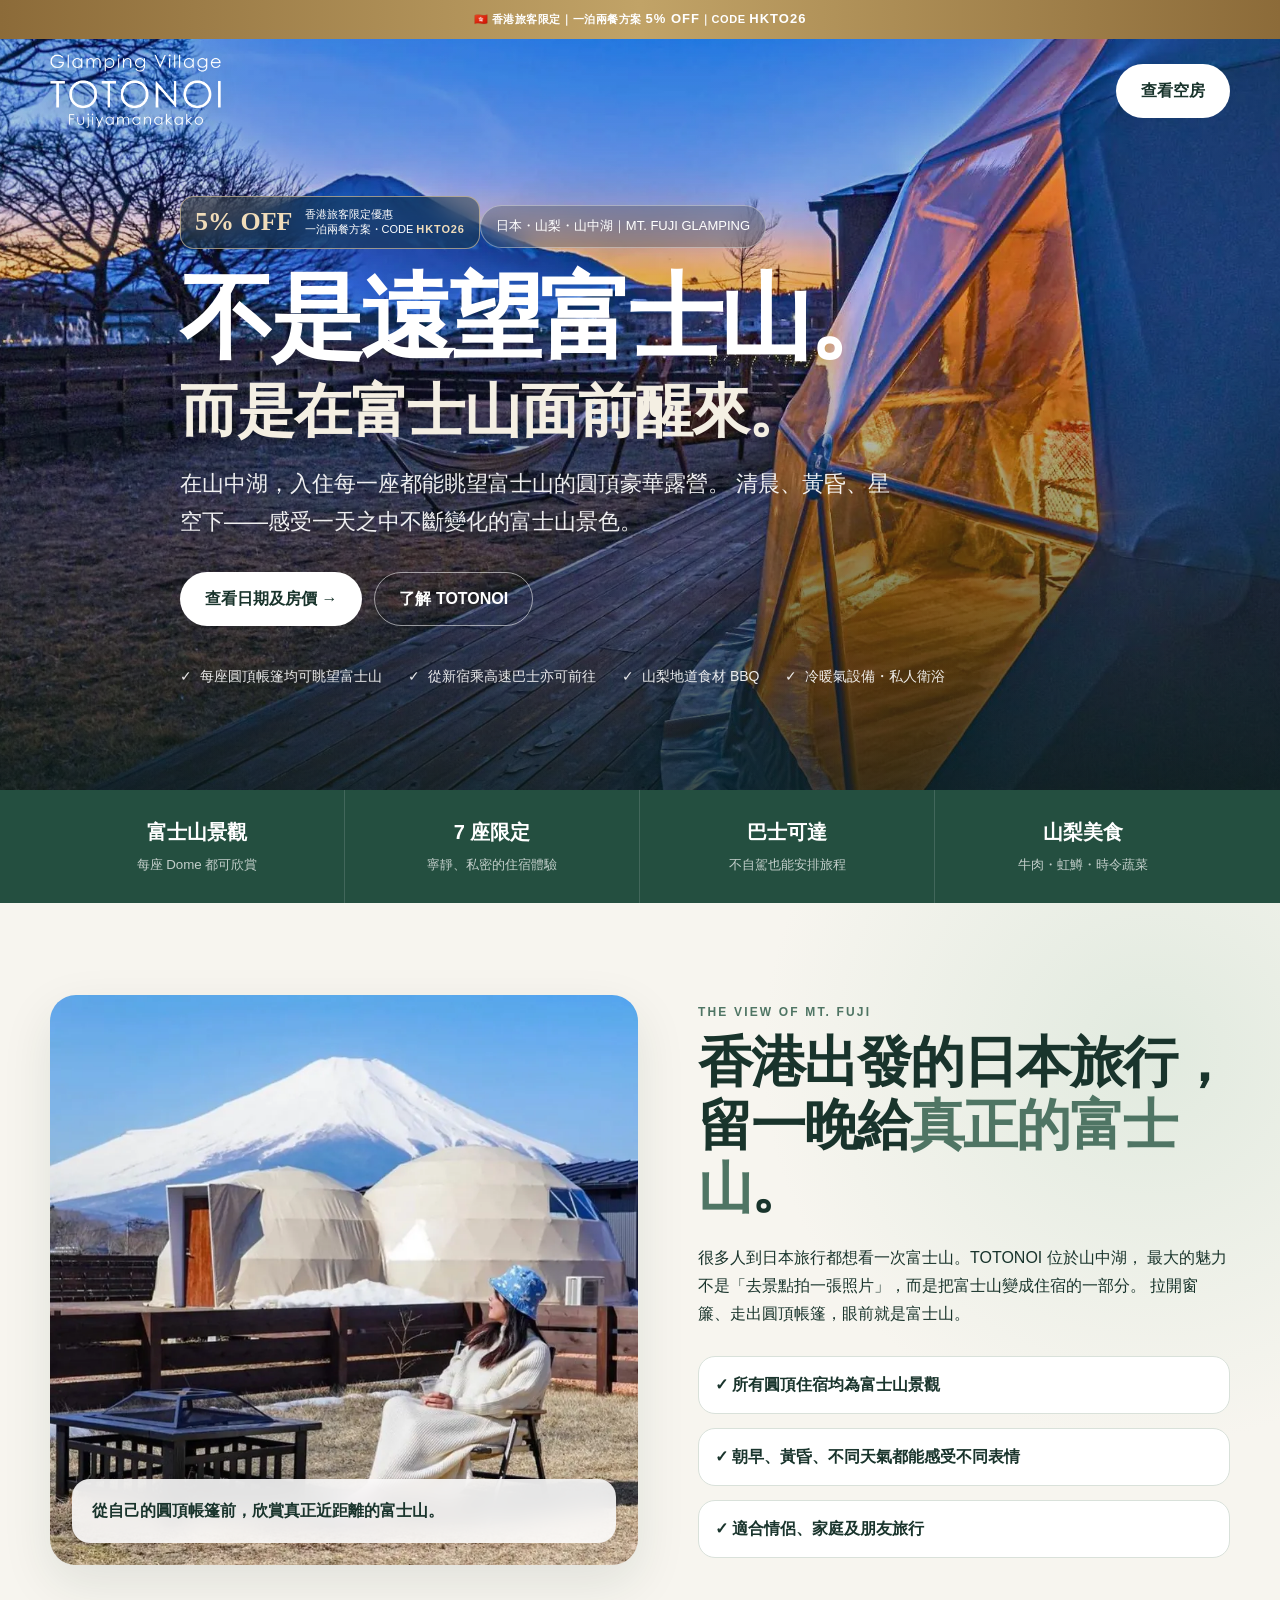
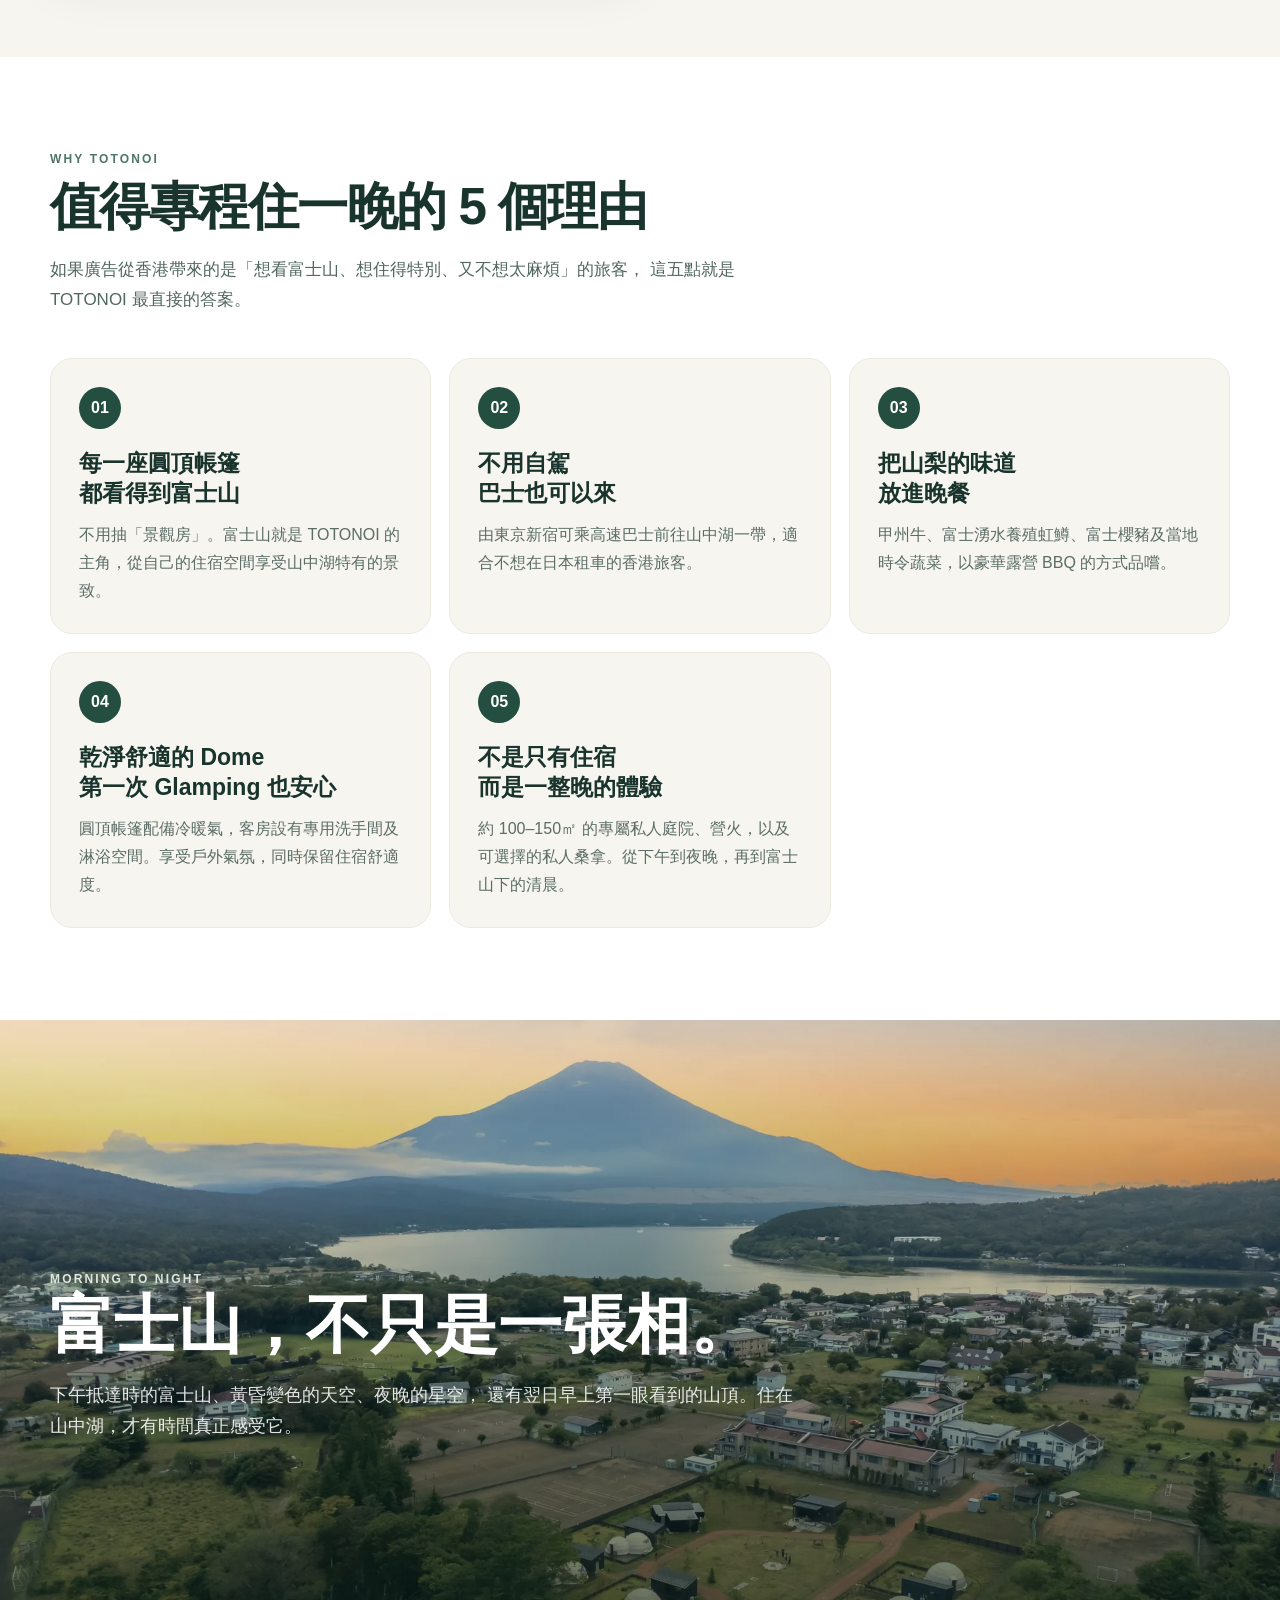
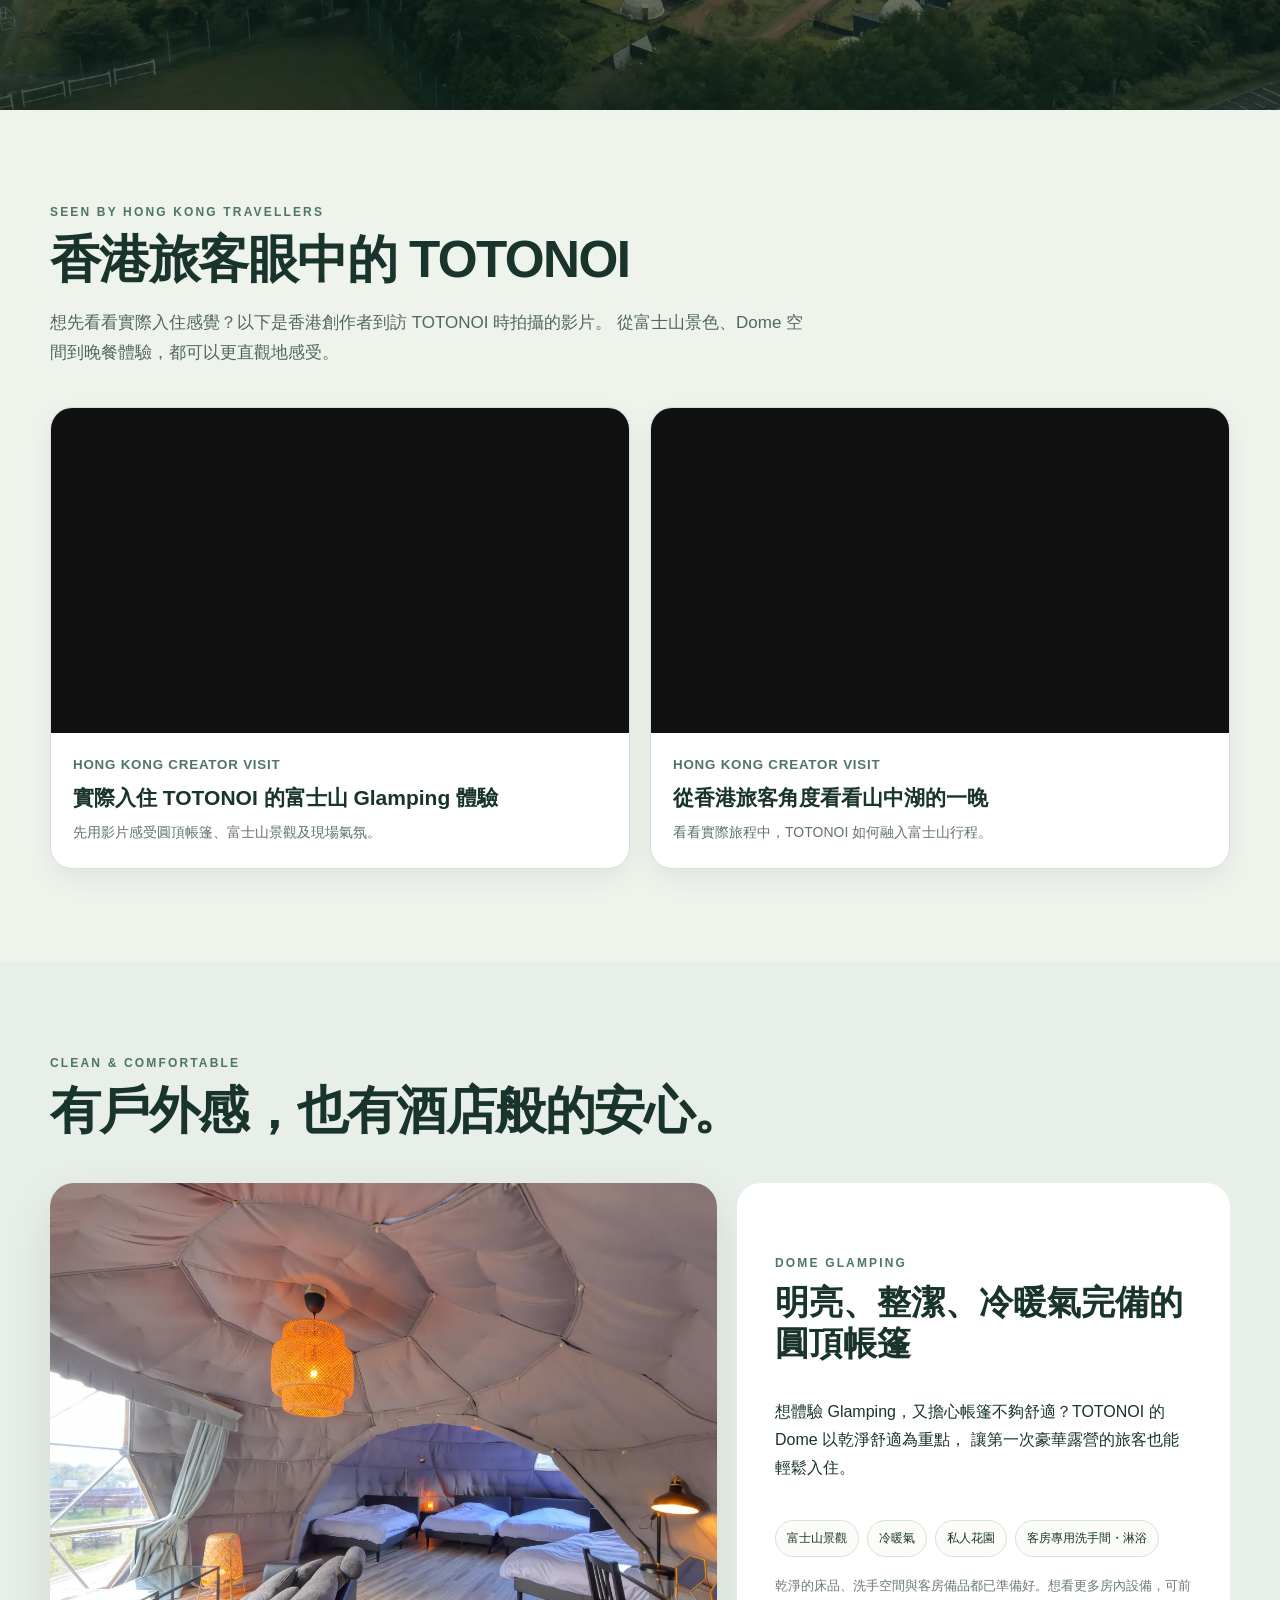
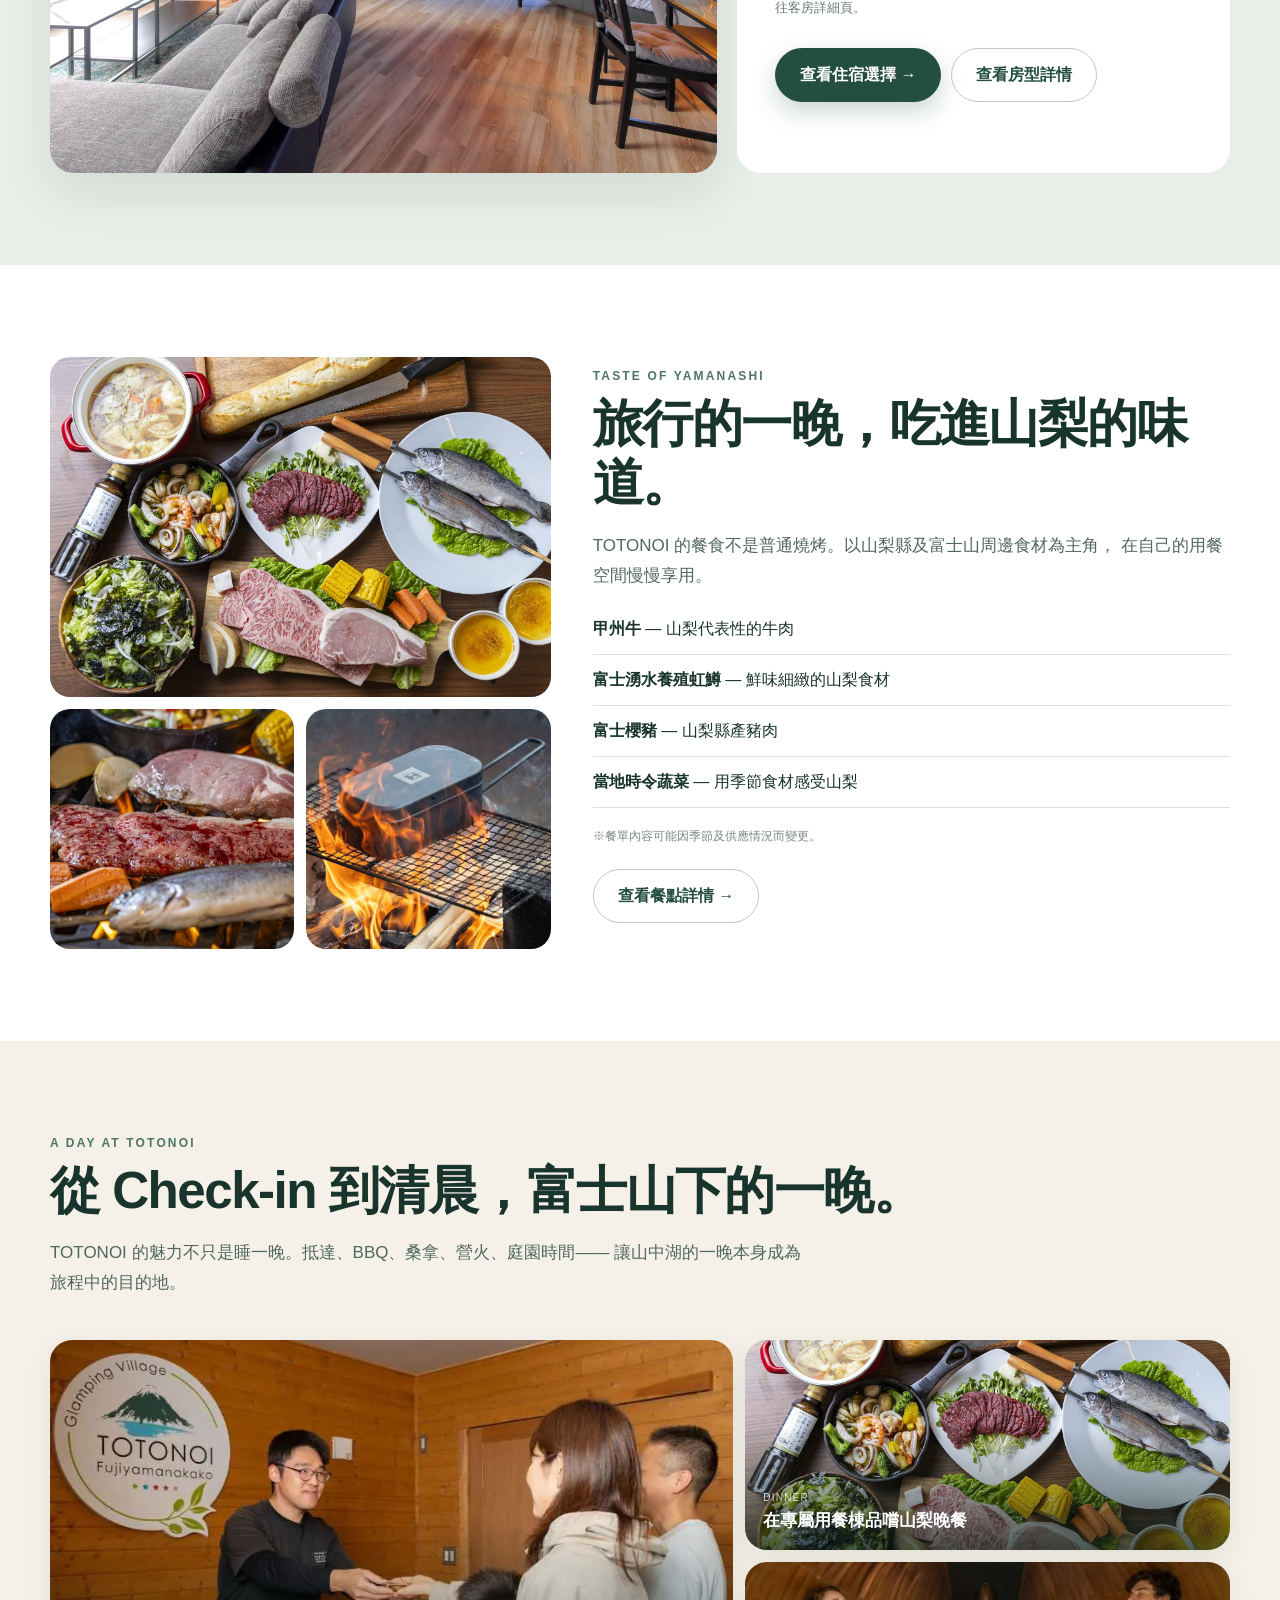
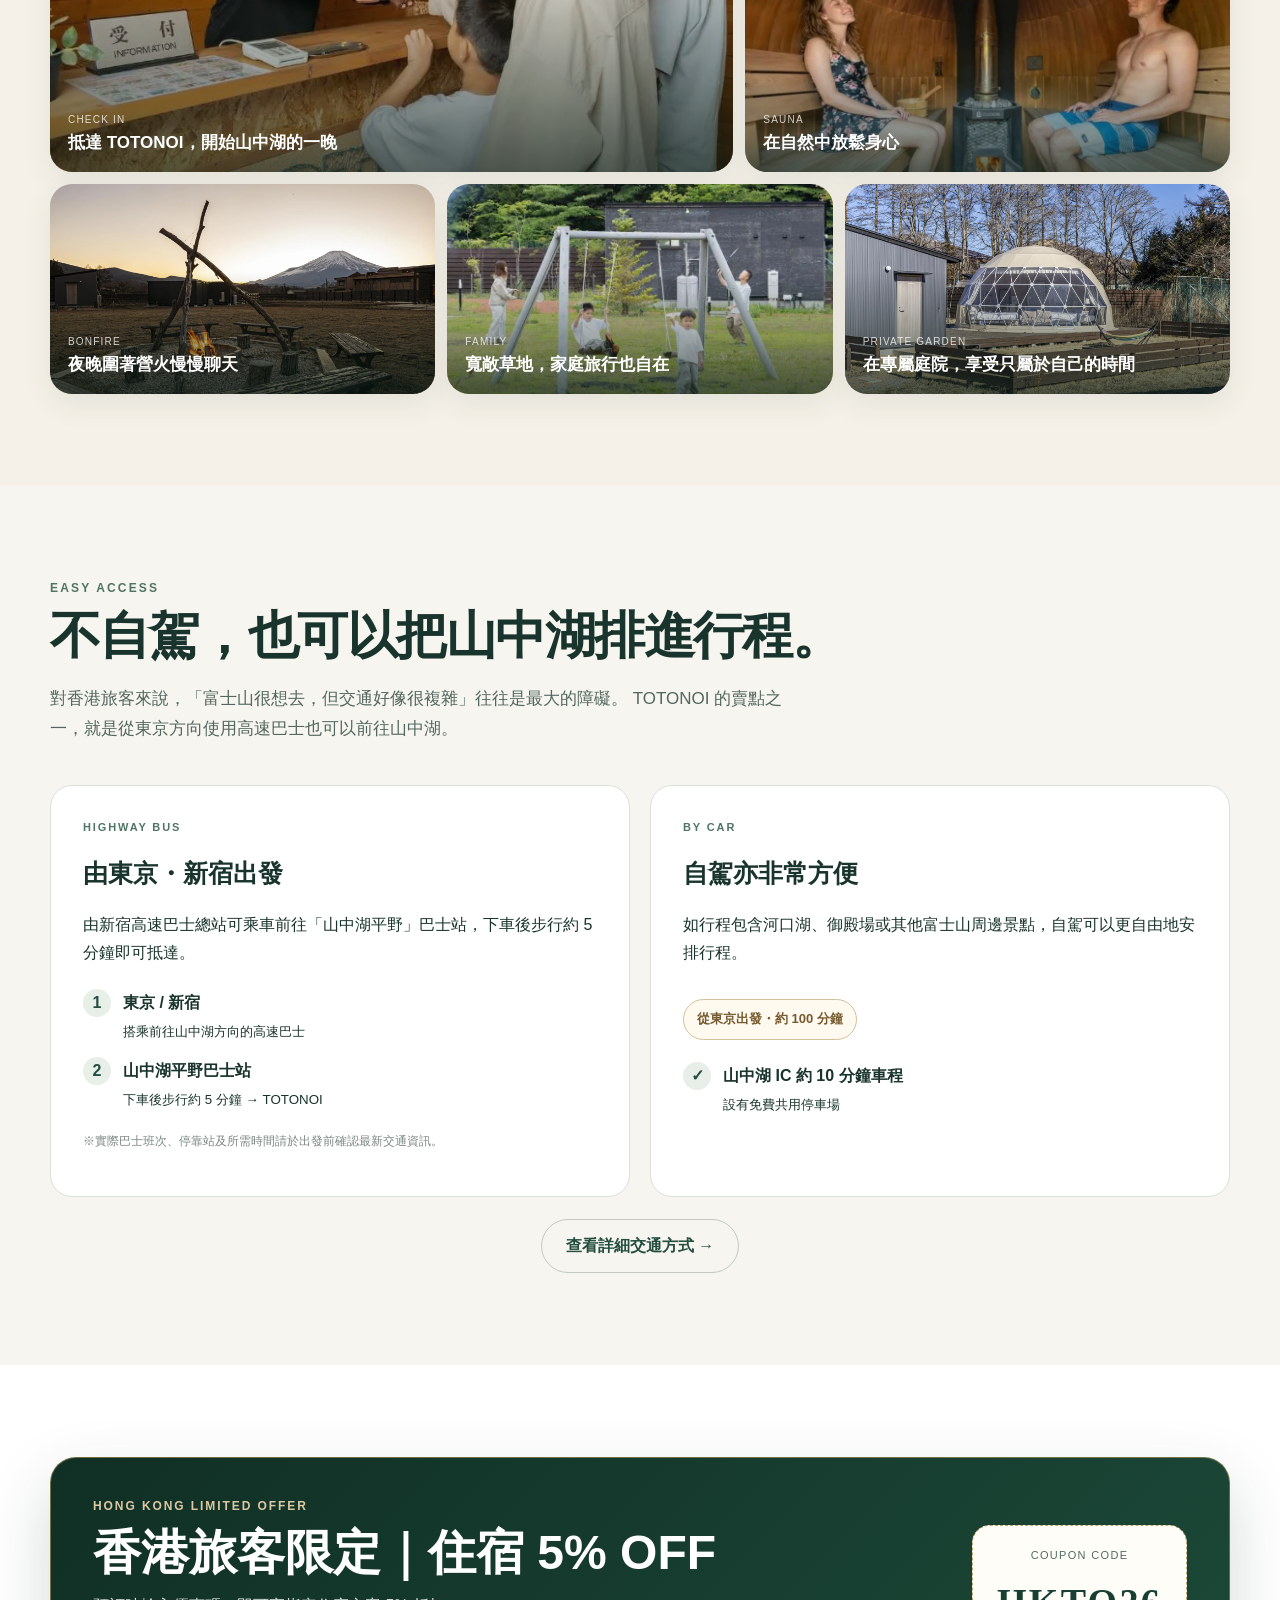
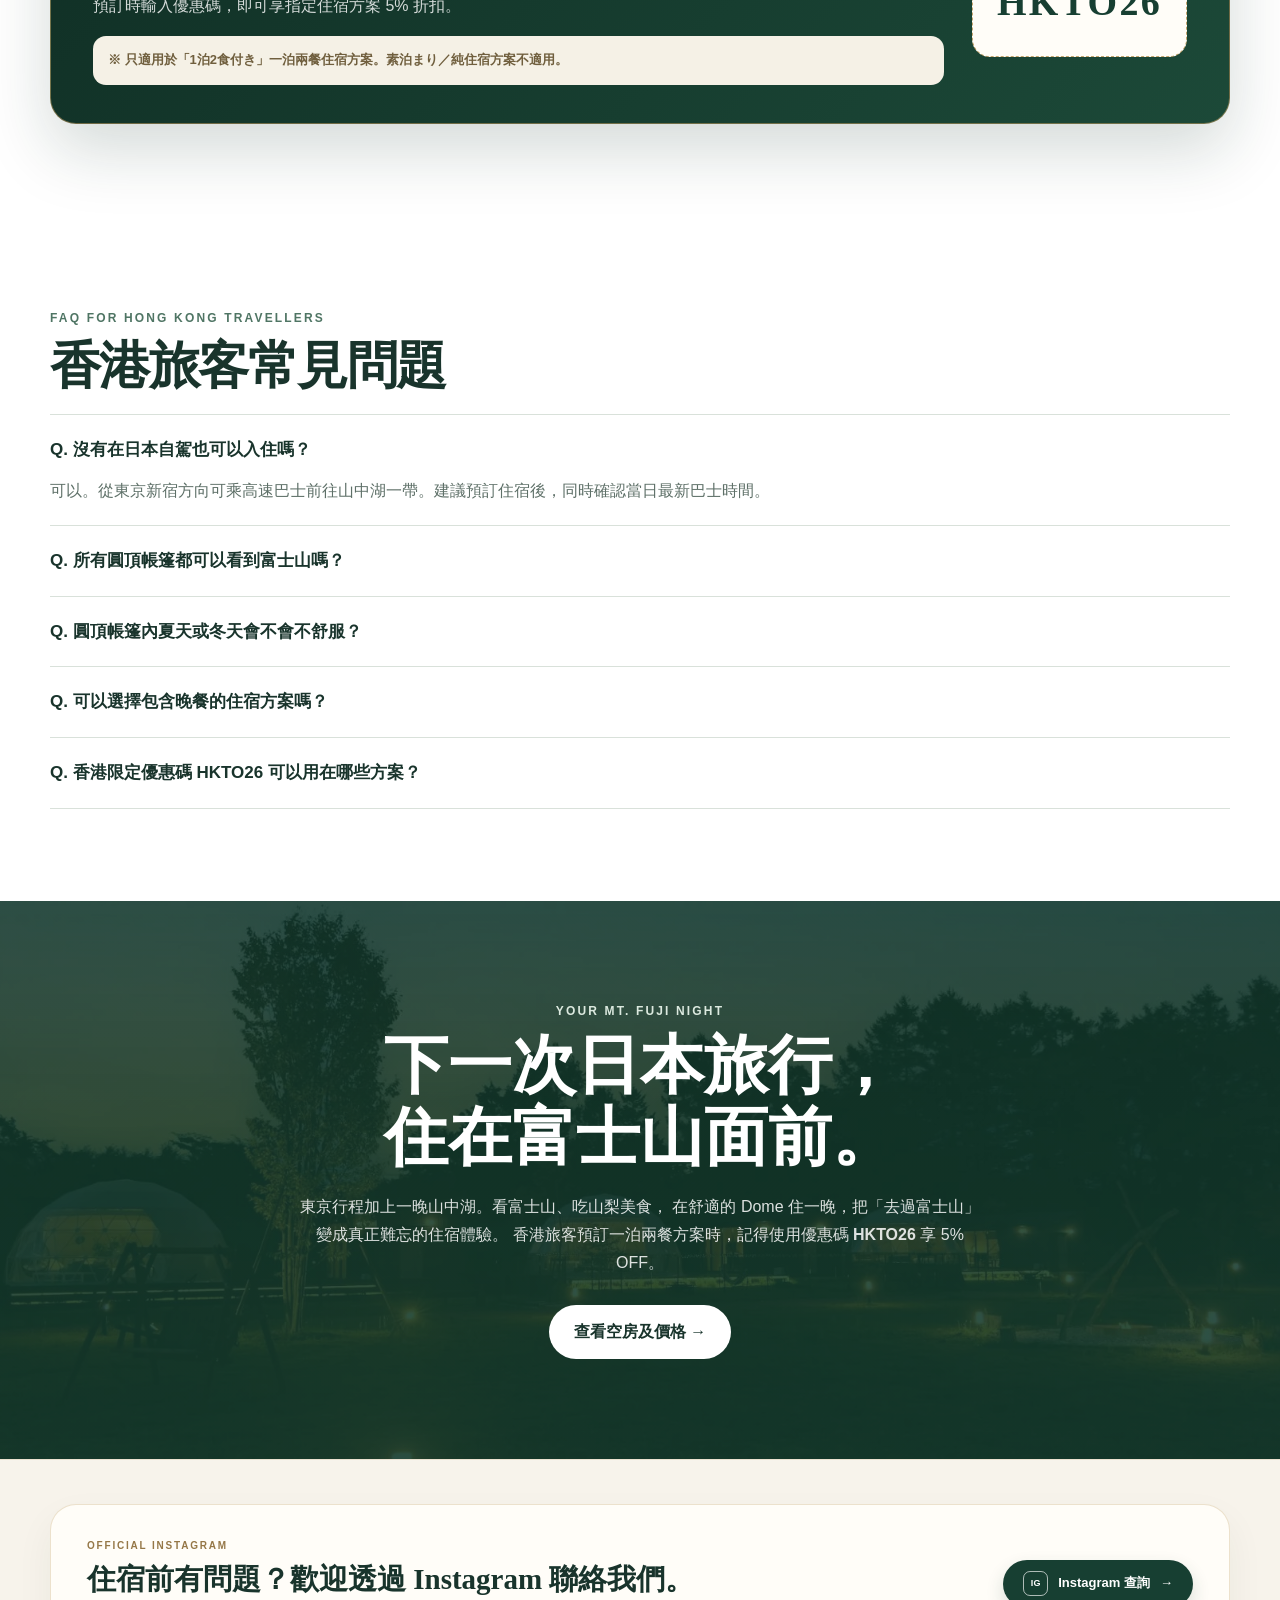
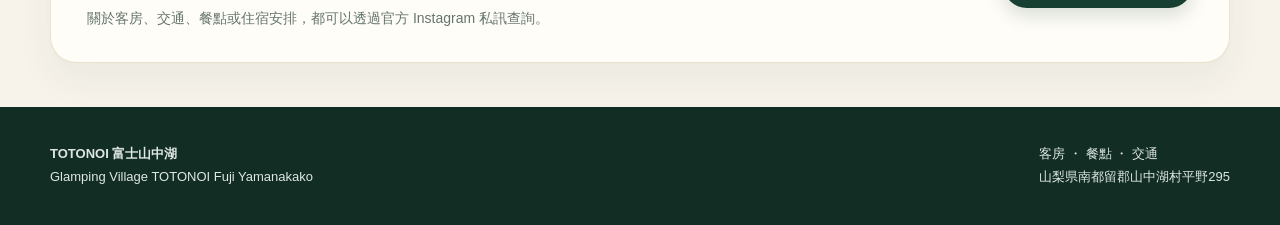
<file: index.html>
<!doctype html>
<html lang="zh-HK">
<head>
  <!-- Google Tag Manager -->
  <script>
  (function(w,d,s,l,i){w[l]=w[l]||[];w[l].push({'gtm.start':
  new Date().getTime(),event:'gtm.js'});var f=d.getElementsByTagName(s)[0],
  j=d.createElement(s),dl=l!='dataLayer'?'&l='+l:'';j.async=true;j.src=
  'https://www.googletagmanager.com/gtm.js?id='+i+dl;
  f.parentNode.insertBefore(j,f);
  })(window,document,'script','dataLayer','GTM-TM92SBCV');
  </script>
  <!-- End Google Tag Manager -->
  <meta charset="utf-8">
  <meta name="viewport" content="width=device-width, initial-scale=1">
  <title>TOTONOI 富士山中湖｜每座圓頂帳篷都可眺望富士山的豪華露營</title>
  <meta name="description" content="在山中湖近距離欣賞富士山。TOTONOI 的圓頂帳篷均可眺望富士山，從新宿乘高速巴士亦可前往。品嚐以山梨當地食材打造的 BBQ，在整潔舒適的圓頂帳篷中享受特別的日本之旅。">
  <meta name="robots" content="index,follow">
  <link rel="preload" as="image" href="images/hero.webp" type="image/webp">
<style>
    :root{
      --ink:#19342c;
      --ink2:#38564c;
      --green:#244f40;
      --green2:#4f7564;
      --sage:#e8eee8;
      --ivory:#f7f5ef;
      --white:#fff;
      --gold:#b89a67;
      --line:#d9e1da;
      --shadow:0 18px 50px rgba(19,52,43,.10);
      --radius:26px;
      --max:1180px;
    }

    *{box-sizing:border-box}
    html{scroll-behavior:smooth}
    body{
      margin:0;
      color:var(--ink);
      background:var(--ivory);
      font-family:
        "Noto Sans TC","PingFang TC","Microsoft JhengHei",
        -apple-system,BlinkMacSystemFont,"Segoe UI",sans-serif;
      line-height:1.75;
      -webkit-font-smoothing:antialiased;
    }
    img{max-width:100%;display:block}
    a{color:inherit;text-decoration:none}
    button,input,select{font:inherit}

    .container{width:min(calc(100% - 40px),var(--max));margin:auto}
    .eyebrow{
      font-size:12px;
      letter-spacing:.18em;
      text-transform:uppercase;
      font-weight:800;
      color:var(--green2);
    }
    .section{padding:92px 0}
    .section-title{
      margin:8px 0 18px;
      font-size:clamp(32px,4vw,56px);
      line-height:1.15;
      letter-spacing:-.03em;
    }
    .section-lead{
      max-width:760px;
      color:#52675f;
      font-size:17px;
    }

    /* HEADER */
    .header{
      position:absolute;
      inset:0 0 auto 0;
      z-index:20;
      padding:20px 0;
      color:#fff;
    }
    .header-inner{
      display:flex;
      justify-content:space-between;
      align-items:center;
      gap:20px;
    }
    .brand{
      display:flex;
      align-items:center;
      gap:12px;
      font-weight:800;
      letter-spacing:.08em;
    }
    .brand-mark{
      width:38px;height:38px;
      border:1px solid rgba(255,255,255,.55);
      border-radius:50%;
      display:grid;place-items:center;
      font-size:12px;
    }
    .header-actions{display:flex;gap:10px;align-items:center}
    .lang{
      border:1px solid rgba(255,255,255,.45);
      border-radius:999px;
      padding:9px 14px;
      font-size:12px;
      backdrop-filter:blur(10px);
      background:rgba(0,0,0,.12);
    }

    /* BUTTON */
    .btn{
      display:inline-flex;
      align-items:center;
      justify-content:center;
      gap:8px;
      border-radius:999px;
      min-height:54px;
      padding:0 24px;
      font-weight:800;
      transition:.2s ease;
      border:1px solid transparent;
      cursor:pointer;
    }
    .btn-primary{
      color:#fff;
      background:var(--green);
      box-shadow:0 10px 24px rgba(24,69,53,.22);
    }
    .btn-primary:hover{transform:translateY(-1px);background:#183f32}
    .btn-light{
      color:var(--ink);
      background:#fff;
    }
    .btn-outline{
      border-color:#bfcac3;
      background:transparent;
      color:var(--green);
    }

    /* HERO */
    .hero{
      position:relative;
      min-height:790px;
      color:#fff;
      display:flex;
      align-items:flex-end;
      background:
        linear-gradient(180deg,rgba(8,28,22,.13) 0%,rgba(8,28,22,.12) 36%,rgba(8,28,22,.72) 100%),
        url("images/hero.webp") center/cover no-repeat;
      overflow:hidden;
    }
    .hero::after{
      content:"";
      position:absolute;
      inset:auto 0 0;
      height:220px;
      background:linear-gradient(180deg,transparent,rgba(5,23,18,.16));
      pointer-events:none;
    }
    .hero-content{
      position:relative;
      z-index:2;
      padding:180px 0 86px;
      max-width:920px;
    }
    .hero-kicker{
      display:inline-flex;
      align-items:center;
      gap:9px;
      border:1px solid rgba(255,255,255,.38);
      background:rgba(17,42,34,.22);
      backdrop-filter:blur(12px);
      border-radius:999px;
      padding:9px 15px;
      font-size:13px;
      margin-bottom:22px;
    }
    .hero h1{
      font-size:clamp(44px,7.4vw,94px);
      line-height:1.03;
      letter-spacing:-.045em;
      margin:0 0 24px;
      max-width:950px;
    }
    .hero h1 span{
      display:block;
      color:#f4efe3;
      font-size:.62em;
      margin-top:14px;
      letter-spacing:-.02em;
    }
    .hero-copy{
      font-size:clamp(17px,2vw,22px);
      max-width:720px;
      margin:0 0 30px;
      color:rgba(255,255,255,.92);
    }
    .hero-actions{display:flex;flex-wrap:wrap;gap:12px}
    .hero-points{
      margin-top:38px;
      display:flex;
      flex-wrap:wrap;
      gap:12px 26px;
      font-size:14px;
      color:rgba(255,255,255,.9);
    }
    .hero-points span::before{content:"✓";margin-right:8px}

    /* CONVERSION STRIP */
    .conversion-strip{
      background:var(--green);
      color:#fff;
    }
    .conversion-grid{
      display:grid;
      grid-template-columns:repeat(4,1fr);
    }
    .conversion-item{
      padding:25px 18px;
      text-align:center;
      border-right:1px solid rgba(255,255,255,.14);
    }
    .conversion-item:last-child{border-right:0}
    .conversion-item strong{display:block;font-size:20px}
    .conversion-item small{opacity:.72}

    /* INTRO */
    .intro{
      background:
        radial-gradient(circle at 90% 20%,#e1eadf 0,transparent 30%),
        var(--ivory);
    }
    .intro-grid{
      display:grid;
      grid-template-columns:1.05fr .95fr;
      gap:60px;
      align-items:center;
    }
    .photo-card{
      min-height:570px;
      border-radius:var(--radius);
      overflow:hidden;
      background:url("images/fuji-dome.webp") center/cover no-repeat;
      box-shadow:var(--shadow);
      position:relative;
    }
    .photo-card-label{
      position:absolute;
      left:22px;right:22px;bottom:22px;
      background:rgba(255,255,255,.88);
      backdrop-filter:blur(12px);
      border-radius:18px;
      padding:18px 20px;
      color:var(--ink);
      font-weight:800;
    }
    .big-copy{
      font-size:clamp(34px,4.3vw,60px);
      line-height:1.15;
      margin:8px 0 24px;
      letter-spacing:-.035em;
    }
    .big-copy em{font-style:normal;color:var(--green2)}
    .bullet-list{
      display:grid;
      gap:14px;
      margin:28px 0 0;
      padding:0;
      list-style:none;
    }
    .bullet-list li{
      background:#fff;
      border:1px solid var(--line);
      border-radius:17px;
      padding:14px 16px;
      font-weight:700;
    }

    /* FEATURES */
    .features{background:#fff}
    .feature-grid{
      display:grid;
      grid-template-columns:repeat(3,1fr);
      gap:18px;
      margin-top:44px;
    }
    .feature-card{
      background:var(--ivory);
      border:1px solid #ece9df;
      border-radius:22px;
      padding:28px;
      min-height:260px;
    }
    .feature-no{
      width:42px;height:42px;
      display:grid;place-items:center;
      border-radius:50%;
      background:var(--green);
      color:#fff;
      font-weight:900;
      margin-bottom:20px;
    }
    .feature-card h3{font-size:23px;line-height:1.3;margin:0 0 12px}
    .feature-card p{color:#5b6d66;margin:0}

    /* FULL BLEED STORY */
    .story{
      min-height:690px;
      display:flex;
      align-items:flex-end;
      background:
        linear-gradient(180deg,rgba(11,33,26,.05),rgba(11,33,26,.72)),
        url("images/fuji-aerial.webp") center/cover no-repeat;
      color:#fff;
    }
    .story-box{
      max-width:760px;
      padding:80px 0;
    }
    .story-box h2{
      font-size:clamp(38px,5vw,68px);
      line-height:1.12;
      margin:0 0 18px;
    }
    .story-box p{font-size:18px;color:rgba(255,255,255,.88)}

    /* ROOM */
    .rooms{background:var(--sage)}
    .room-grid{
      display:grid;
      grid-template-columns:1.15fr .85fr;
      gap:20px;
      margin-top:42px;
    }
    .room-photo{
      min-height:590px;
      border-radius:24px;
      background:url("images/room-bright.webp") center/cover no-repeat;
      box-shadow:var(--shadow);
    }
    .room-panel{
      border-radius:24px;
      background:#fff;
      padding:38px;
      display:flex;
      flex-direction:column;
      justify-content:center;
    }
    .room-panel h3{font-size:34px;line-height:1.2;margin:8px 0 18px}
    .room-tags{display:flex;gap:8px;flex-wrap:wrap;margin-top:22px}
    .tag{
      border:1px solid var(--line);
      border-radius:999px;
      padding:7px 11px;
      font-size:12px;
      background:#fbfcf8;
    }

    /* FOOD */
    .food{background:#fff}
    .food-grid{
      display:grid;
      grid-template-columns:.88fr 1.12fr;
      gap:42px;
      align-items:center;
    }
    .food-gallery{
      display:grid;
      grid-template-columns:1fr 1fr;
      gap:12px;
    }
    .food-img{
      min-height:240px;
      border-radius:20px;
      background-size:cover;
      background-position:center;
    }
    .food-img:first-child{
      grid-column:1/-1;
      min-height:340px;
      background-image:url("images/food-main-v8.webp");
    }
    .food-img:nth-child(2){background-image:url("images/food-grill.webp")}
    .food-img:nth-child(3){background-image:url("images/rainbow-trout.webp")}
    .food-list{
      display:grid;
      gap:11px;
      padding:0;
      list-style:none;
      margin:24px 0 0;
    }
    .food-list li{
      border-bottom:1px solid var(--line);
      padding:0 0 11px;
    }

    /* ACCESS */
    .access{background:var(--ivory)}
    .access-grid{
      display:grid;
      grid-template-columns:1fr 1fr;
      gap:20px;
      margin-top:42px;
    }
    .access-card{
      background:#fff;
      border-radius:22px;
      padding:32px;
      border:1px solid var(--line);
    }
    .access-card .icon{font-size:34px}
    .access-card h3{font-size:25px;margin:14px 0 10px}
    .route{
      margin-top:22px;
      display:grid;
      gap:12px;
    }
    .route-step{
      display:flex;
      align-items:flex-start;
      gap:12px;
    }
    .route-step b{
      width:28px;height:28px;
      flex:0 0 28px;
      display:grid;place-items:center;
      border-radius:50%;
      background:var(--sage);
      color:var(--green);
    }

    /* EXPERIENCE GALLERY */
    .experience{background:#f5f1e8}
    .experience-grid{
      display:grid;
      grid-template-columns:repeat(12,1fr);
      grid-auto-rows:210px;
      gap:12px;
      margin-top:42px;
    }
    .experience-card{
      position:relative;
      overflow:hidden;
      border-radius:22px;
      background-size:cover;
      background-position:center;
      box-shadow:0 10px 30px rgba(30,48,38,.08);
    }
    .experience-card::after{
      content:"";position:absolute;inset:0;
      background:linear-gradient(180deg,transparent 42%,rgba(8,25,20,.68));
    }
    .experience-card .cap{
      position:absolute;left:18px;right:18px;bottom:14px;z-index:2;color:#fff;
    }
    .experience-card .cap small{display:block;opacity:.78;font-size:10px;letter-spacing:.12em}
    .experience-card .cap strong{font-size:17px}
    .experience-card.a{grid-column:span 7;grid-row:span 2;background-image:url("images/checkin.webp")}
    .experience-card.b{grid-column:span 5;background-image:url("images/food-main-v8.webp")}
    .experience-card.c{grid-column:span 5;background-image:url("images/sauna.webp")}
    .experience-card.d{grid-column:span 4;background-image:url("images/bonfire-fuji.webp")}
    .experience-card.e{grid-column:span 4;background-image:url("images/family.webp")}
    .experience-card.f{grid-column:span 4;background-image:url("images/private-garden.webp")}

    /* FAQ */
    .faq{background:#fff}
    details{
      border-top:1px solid var(--line);
      padding:20px 0;
    }
    details:last-child{border-bottom:1px solid var(--line)}
    summary{
      cursor:pointer;
      font-weight:800;
      font-size:17px;
      list-style:none;
    }
    details p{color:#5e7068;margin:12px 0 0}

    /* CTA */
    .final-cta{
      padding:100px 0;
      color:#fff;
      background:
        linear-gradient(rgba(19,57,44,.82),rgba(19,57,44,.90)),
        url("images/cta.webp") center/cover no-repeat;
      text-align:center;
    }
    .final-cta h2{
      font-size:clamp(38px,5vw,68px);
      line-height:1.12;
      margin:8px auto 20px;
      max-width:900px;
    }
    .final-cta p{max-width:680px;margin:0 auto 28px;color:rgba(255,255,255,.85)}

    /* FOOTER */
    footer{
      background:#112d24;
      color:#dfe7e3;
      padding:36px 0;
      font-size:13px;
    }
    .footer-inner{
      display:flex;
      justify-content:space-between;
      gap:20px;
      flex-wrap:wrap;
    }

    /* INFLUENCER VIDEO */
    .video-section{background:#eef3ec}
    .video-grid{
      display:grid;
      grid-template-columns:1fr 1fr;
      gap:20px;
      margin-top:40px;
    }
    .video-card{
      background:#fff;
      border:1px solid var(--line);
      border-radius:22px;
      overflow:hidden;
      box-shadow:0 10px 28px rgba(19,52,43,.06);
    }
    .video-frame{position:relative;padding-top:56.25%;background:#111}
    .video-frame iframe{position:absolute;inset:0;width:100%;height:100%;border:0}
    .video-copy{padding:20px 22px 23px}
    .video-copy small{display:block;color:var(--green2);font-weight:800;letter-spacing:.06em;margin-bottom:6px}
    .video-copy h3{font-size:21px;line-height:1.4;margin:0 0 8px}
    .video-copy p{margin:0;color:#62736c;font-size:14px}

    /* COUPON */
    .coupon-section{background:#fff}
    .coupon-box{
      display:grid;
      grid-template-columns:1fr auto;
      gap:28px;
      align-items:center;
      padding:38px 42px;
      border-radius:26px;
      color:#fff;
      background:linear-gradient(135deg,#1f5a43,#123d30);
      box-shadow:var(--shadow);
    }
    .coupon-kicker{font-size:12px;letter-spacing:.16em;font-weight:900;color:#dfece5}
    .coupon-box h2{font-size:clamp(30px,4vw,48px);line-height:1.15;margin:8px 0 12px}
    .coupon-box p{margin:0;color:rgba(255,255,255,.82)}
    .coupon-code{
      min-width:210px;
      text-align:center;
      padding:20px 24px;
      border:1px dashed rgba(255,255,255,.55);
      border-radius:18px;
      background:rgba(255,255,255,.08);
    }
    .coupon-code span{display:block;font-size:11px;letter-spacing:.12em;opacity:.76}
    .coupon-code strong{display:block;font-size:31px;letter-spacing:.06em;margin-top:4px}
    .coupon-note{
      margin-top:16px;
      padding:13px 15px;
      border-radius:13px;
      background:#f5f1e6;
      color:#705f3e;
      font-size:13px;
      font-weight:700;
    }

    /* MOBILE STICKY */
    .mobile-cta{display:none}

    @media(max-width:920px){
      .intro-grid,.room-grid,.food-grid,.access-grid,.video-grid{grid-template-columns:1fr}
      .experience-grid{grid-template-columns:1fr 1fr;grid-auto-rows:240px}
      .experience-card.a,.experience-card.b,.experience-card.c,.experience-card.d,.experience-card.e,.experience-card.f{grid-column:span 1;grid-row:span 1}
      .coupon-box{grid-template-columns:1fr}
      .coupon-code{min-width:0;width:100%}
      .feature-grid{grid-template-columns:1fr 1fr}
      .room-photo{min-height:480px}
      .conversion-grid{grid-template-columns:1fr 1fr}
      .conversion-item:nth-child(2){border-right:0}
      .conversion-item:nth-child(-n+2){border-bottom:1px solid rgba(255,255,255,.14)}
    }

    @media(max-width:640px){
      body{padding-bottom:72px}
      .container{width:min(calc(100% - 28px),var(--max))}
      .header{padding:14px 0}
      .brand{font-size:13px}
      .brand-mark{width:32px;height:32px}
      .header .btn{display:none}
      .hero{min-height:700px}
      .hero-content{padding:150px 0 66px}
      .hero h1{font-size:48px}
      .hero h1 span{font-size:.58em}
      .hero-copy{font-size:16px}
      .hero-actions{display:grid}
      .hero-actions .btn{width:100%}
      .hero-points{display:grid;gap:6px}
      .section{padding:66px 0}
      .feature-grid{grid-template-columns:1fr}
      .conversion-item{padding:18px 8px}
      .conversion-item strong{font-size:16px}
      .conversion-item small{font-size:11px}
      .photo-card{min-height:460px}
      .room-photo{min-height:420px}
      .room-panel{padding:26px}
      .food-img:first-child{min-height:260px}
      .food-img{min-height:170px}
      .story{min-height:560px}
      .experience-grid{grid-template-columns:1fr;grid-auto-rows:250px}
      .experience-card.a,.experience-card.b,.experience-card.c,.experience-card.d,.experience-card.e,.experience-card.f{grid-column:1;grid-row:auto}
      .mobile-cta{
        position:fixed;
        left:0;right:0;bottom:0;
        z-index:100;
        display:grid;
        grid-template-columns:.85fr 1.15fr;
        gap:8px;
        padding:9px 12px calc(9px + env(safe-area-inset-bottom));
        background:rgba(255,255,255,.94);
        backdrop-filter:blur(16px);
        border-top:1px solid #dce3df;
      }
      .mobile-cta a{
        min-height:50px;
        border-radius:999px;
        display:flex;
        align-items:center;
        justify-content:center;
        font-weight:900;
        font-size:14px;
      }
      .mobile-cta .sub{border:1px solid var(--line);color:var(--green)}
      .mobile-cta .main{background:var(--green);color:#fff}
    }
  
    /* v6 Hong Kong luxury campaign */
    .hk-ribbon{position:absolute;top:0;left:0;right:0;z-index:30;background:linear-gradient(90deg,#8c6b39,#c1a367,#8c6b39);color:#fff;text-align:center;padding:8px 12px;font-size:11px;letter-spacing:.05em;font-weight:800}.hk-ribbon strong{font-size:13px;letter-spacing:.08em}.header{top:34px}.hero-offer{display:inline-flex;align-items:center;gap:12px;margin:0 0 16px;background:rgba(15,39,31,.42);border:1px solid rgba(222,199,158,.65);backdrop-filter:blur(12px);border-radius:14px;padding:10px 14px;color:#fff}.hero-offer b{font:700 26px/1 Georgia,serif;color:#f1ddba}.hero-offer span{font-size:11px;line-height:1.4}.hero-offer code{font-family:inherit;font-weight:900;letter-spacing:.08em;color:#f1ddba}.coupon-box{background:linear-gradient(135deg,#102f25,#1c4938)!important;border:1px solid rgba(190,154,93,.55)!important;box-shadow:0 26px 66px rgba(18,51,40,.18)!important}.coupon-code{border-color:#c4a46c!important;background:#fffdf8!important;color:#173f32!important}.coupon-code strong{font-family:Georgia,serif;font-size:38px!important}.coupon-kicker{color:#dcc8a3!important}@media(max-width:640px){.hk-ribbon{font-size:9px;padding:7px 6px}.header{top:30px}.hero-offer{gap:8px;padding:8px 10px}.hero-offer b{font-size:22px}.hero-offer span{font-size:9px}}

    /* v7 logo / refined access */
    .brand-logo{width:174px;max-height:74px;object-fit:contain;object-position:left center;filter:drop-shadow(0 2px 8px rgba(0,0,0,.12))}
    .access-label{font-size:11px;letter-spacing:.17em;font-weight:900;color:var(--green2);margin-bottom:7px}
    .time-highlight{display:inline-block;margin-top:16px;padding:8px 13px;border:1px solid #d4c09a;border-radius:999px;color:#765a2f;background:#fffaf0;font-weight:800;font-size:13px}
    @media(max-width:640px){.brand-logo{width:142px;max-height:58px}}

    /* v8 transparent logo */
    .brand-image{background:transparent!important;padding:0!important;border-radius:0!important;width:clamp(145px,17vw,190px)!important}
    .brand-image img{width:100%!important;height:auto!important;max-height:none!important;object-fit:contain!important}
    @media(max-width:640px){.brand-image{width:126px!important;max-width:38vw!important}}

    /* v9 logo + Instagram contact */
    .brand-logo{width:190px!important;height:78px!important;max-width:38vw!important;object-fit:contain!important;object-position:left center!important;display:block!important;filter:drop-shadow(0 2px 8px rgba(0,0,0,.16))}
    .instagram-contact{background:#f4efe5;padding:58px 0;border-top:1px solid rgba(185,150,90,.18)}
    .instagram-card{display:grid;grid-template-columns:1fr auto;gap:28px;align-items:center;background:#fffdf8;border:1px solid rgba(185,150,90,.28);border-radius:26px;padding:32px 36px;box-shadow:0 16px 38px rgba(21,48,38,.055);color:var(--ink)}
    .instagram-card .ig-kicker{font-size:10px;letter-spacing:.18em;color:#957747;font-weight:900;margin-bottom:6px}
    .instagram-card h2{font-family:\"Noto Serif TC\",\"Songti TC\",serif;font-size:29px;line-height:1.28;margin:0 0 8px}.instagram-card p{margin:0;color:#65756d;font-size:14px}
    .instagram-btn{display:inline-flex;align-items:center;justify-content:center;gap:9px;min-height:50px;padding:0 21px;border-radius:999px;background:#173f32;color:#fff!important;font-weight:900;font-size:13px;white-space:nowrap;box-shadow:0 8px 18px rgba(23,63,50,.16)}
    .instagram-btn svg{width:18px;height:18px;fill:none;stroke:currentColor;stroke-width:1.8}
    @media(max-width:640px){.brand-logo{width:138px!important;height:58px!important;max-width:44vw!important}.instagram-contact{padding:40px 0}.instagram-card{grid-template-columns:1fr;padding:22px 20px;border-radius:20px;gap:18px}.instagram-card h2{font-size:23px}.instagram-btn{width:100%}}

    /* v10 Instagram display repair */
    .instagram-contact{padding:44px 0!important;background:#f7f3eb!important}
    .instagram-card{min-height:0!important;overflow:hidden!important}
    .instagram-btn{width:auto!important;height:auto!important;min-width:188px!important;max-width:100%!important;min-height:48px!important;padding:0 20px!important;display:inline-flex!important;align-items:center!important;justify-content:center!important;gap:10px!important;background:#173f32!important;color:#fff!important;border-radius:999px!important;overflow:hidden!important}
    .instagram-btn .ig-mark{width:25px;height:25px;flex:0 0 25px;border:1px solid rgba(255,255,255,.65);border-radius:7px;display:grid;place-items:center;font:700 9px/1 Arial,sans-serif;letter-spacing:.04em}
    @media(max-width:640px){.instagram-contact{padding:32px 0!important}.instagram-card{gap:15px!important;padding:20px 18px!important}.instagram-card h2{font-size:21px!important}.instagram-card p{font-size:12.5px!important;line-height:1.7!important}.instagram-btn{width:100%!important;min-width:0!important;min-height:46px!important}}
</style>
</head>

<body>
<!-- Google Tag Manager (noscript) -->
<noscript>
<iframe src="https://www.googletagmanager.com/ns.html?id=GTM-TM92SBCV"
height="0" width="0" style="display:none;visibility:hidden"></iframe>
</noscript>
<!-- End Google Tag Manager (noscript) --><div class="hk-ribbon">🇭🇰 香港旅客限定｜一泊兩餐方案 <strong>5% OFF</strong>｜CODE <strong>HKTO26</strong></div>
  <!--
  ================================================================
  TOTONOI 香港向け Google広告 LP v5
  ------------------------------------------------
  画像は images/ フォルダ内の下記ファイル名を差し替えてください。
  hero-mt-fuji.jpg / 富士山＋ドーム FV
  fuji-dome-view.jpg / 富士山＋朝の滞在イメージ
  mt-fuji-evening.jpg / 富士山＋焚き火
  dome-interior.jpg / ドーム室内
  yamanashi-bbq.jpg / 食事全景
  koshu-beef.jpg / BBQ調理写真
  rainbow-trout.jpg / 飯盒・焚き火体験
  cta-bg.jpg / 夜の施設全景
  day-*.jpg / 滞在体験ギャラリー

  予約URLは下記の https://reserve.489ban.net/client/g-totonoi/2/plan を実際のURLへ置換してください。
  ================================================================
  -->

  <header class="header">
    <div class="container header-inner">
      <a class="brand" href="#top"><img class="brand-logo" src="images/logo-white-v9.webp" alt="Glamping Village TOTONOI Fujiyamanakako"></a>
      <div class="header-actions">
        
        <a class="btn btn-light" href="https://reserve.489ban.net/client/g-totonoi/2/plan">查看空房</a>
      </div>
    </div>
  </header>

  <main id="top">
    <!-- HERO -->
    <section class="hero">
      <div class="container hero-content">
        <div class="hero-offer"><b>5% OFF</b><span>香港旅客限定優惠<br>一泊兩餐方案・CODE <code>HKTO26</code></span></div><div class="hero-kicker">日本・山梨・山中湖｜MT. FUJI GLAMPING</div>
        <h1>
          不是遠望富士山。
          <span>而是在富士山面前醒來。</span>
        </h1>
        <p class="hero-copy">
          在山中湖，入住每一座都能眺望富士山的圓頂豪華露營。
          清晨、黃昏、星空下——感受一天之中不斷變化的富士山景色。
        </p>
        <div class="hero-actions">
          <a class="btn btn-light" href="https://reserve.489ban.net/client/g-totonoi/2/plan">查看日期及房價 →</a>
          <a class="btn btn-outline" style="color:#fff;border-color:rgba(255,255,255,.55)" href="#why">了解 TOTONOI</a>
        </div>
        <div class="hero-points">
          <span>每座圓頂帳篷均可眺望富士山</span>
          <span>從新宿乘高速巴士亦可前往</span>
          <span>山梨地道食材 BBQ</span>
          <span>冷暖氣設備・私人衛浴</span>
        </div>
      </div>
    </section>

    <!-- QUICK VALUE -->
    <section class="conversion-strip">
      <div class="container conversion-grid">
        <div class="conversion-item"><strong>富士山景觀</strong><small>每座 Dome 都可欣賞</small></div>
        <div class="conversion-item"><strong>7 座限定</strong><small>寧靜、私密的住宿體驗</small></div>
        <div class="conversion-item"><strong>巴士可達</strong><small>不自駕也能安排旅程</small></div>
        <div class="conversion-item"><strong>山梨美食</strong><small>牛肉・虹鱒・時令蔬菜</small></div>
      </div>
    </section>

    <!-- FUJI VALUE -->
    <section class="section intro" id="why">
      <div class="container intro-grid">
        <div class="photo-card">
          <div class="photo-card-label">
            從自己的圓頂帳篷前，欣賞真正近距離的富士山。
          </div>
        </div>
        <div>
          <div class="eyebrow">THE VIEW OF MT. FUJI</div>
          <h2 class="big-copy">
            香港出發的日本旅行，<br>
            留一晚給<em>真正的富士山</em>。
          </h2>
          <p>
            很多人到日本旅行都想看一次富士山。TOTONOI 位於山中湖，
            最大的魅力不是「去景點拍一張照片」，而是把富士山變成住宿的一部分。
            拉開窗簾、走出圓頂帳篷，眼前就是富士山。
          </p>
          <ul class="bullet-list">
            <li>✓ 所有圓頂住宿均為富士山景觀</li>
            <li>✓ 朝早、黃昏、不同天氣都能感受不同表情</li>
            <li>✓ 適合情侶、家庭及朋友旅行</li>
          </ul>
        </div>
      </div>
    </section>

    <!-- 5 REASONS -->
    <section class="section features">
      <div class="container">
        <div class="eyebrow">WHY TOTONOI</div>
        <h2 class="section-title">值得專程住一晚的 5 個理由</h2>
        <p class="section-lead">
          如果廣告從香港帶來的是「想看富士山、想住得特別、又不想太麻煩」的旅客，
          這五點就是 TOTONOI 最直接的答案。
        </p>

        <div class="feature-grid">
          <article class="feature-card">
            <div class="feature-no">01</div>
            <h3>每一座圓頂帳篷<br>都看得到富士山</h3>
            <p>不用抽「景觀房」。富士山就是 TOTONOI 的主角，從自己的住宿空間享受山中湖特有的景致。</p>
          </article>

          <article class="feature-card">
            <div class="feature-no">02</div>
            <h3>不用自駕<br>巴士也可以來</h3>
            <p>由東京新宿可乘高速巴士前往山中湖一帶，適合不想在日本租車的香港旅客。</p>
          </article>

          <article class="feature-card">
            <div class="feature-no">03</div>
            <h3>把山梨的味道<br>放進晚餐</h3>
            <p>甲州牛、富士湧水養殖虹鱒、富士櫻豬及當地時令蔬菜，以豪華露營 BBQ 的方式品嚐。</p>
          </article>

          <article class="feature-card">
            <div class="feature-no">04</div>
            <h3>乾淨舒適的 Dome<br>第一次 Glamping 也安心</h3>
            <p>圓頂帳篷配備冷暖氣，客房設有專用洗手間及淋浴空間。享受戶外氣氛，同時保留住宿舒適度。</p>
          </article>

          <article class="feature-card">
            <div class="feature-no">05</div>
            <h3>不是只有住宿<br>而是一整晚的體驗</h3>
            <p>約 100–150㎡ 的專屬私人庭院、營火，以及可選擇的私人桑拿。從下午到夜晚，再到富士山下的清晨。</p>
          </article>
        </div>
      </div>
    </section>

    <!-- EMOTIONAL FUJI -->
    <section class="story">
      <div class="container">
        <div class="story-box">
          <div class="eyebrow" style="color:#dfe8df">MORNING TO NIGHT</div>
          <h2>富士山，不只是一張相。</h2>
          <p>
            下午抵達時的富士山、黃昏變色的天空、夜晚的星空，
            還有翌日早上第一眼看到的山頂。住在山中湖，才有時間真正感受它。
          </p>
        </div>
      </div>
    </section>

    <!-- HONG KONG INFLUENCER VIDEO -->
    <section class="section video-section" id="reviews">
      <div class="container">
        <div class="eyebrow">SEEN BY HONG KONG TRAVELLERS</div>
        <h2 class="section-title">香港旅客眼中的 TOTONOI</h2>
        <p class="section-lead">
          想先看看實際入住感覺？以下是香港創作者到訪 TOTONOI 時拍攝的影片。
          從富士山景色、Dome 空間到晚餐體驗，都可以更直觀地感受。
        </p>

        <div class="video-grid">
          <article class="video-card">
            <div class="video-frame">
              <iframe src="https://www.youtube.com/embed/Dc2gIxzC00g" title="Hong Kong influencer at TOTONOI 1" loading="lazy" allow="accelerometer; autoplay; clipboard-write; encrypted-media; gyroscope; picture-in-picture; web-share" allowfullscreen></iframe>
            </div>
            <div class="video-copy">
              <small>HONG KONG CREATOR VISIT</small>
              <h3>實際入住 TOTONOI 的富士山 Glamping 體驗</h3>
              <p>先用影片感受圓頂帳篷、富士山景觀及現場氣氛。</p>
            </div>
          </article>

          <article class="video-card">
            <div class="video-frame">
              <iframe src="https://www.youtube.com/embed/rQcIAtjzHTQ" title="Hong Kong influencer at TOTONOI 2" loading="lazy" allow="accelerometer; autoplay; clipboard-write; encrypted-media; gyroscope; picture-in-picture; web-share" allowfullscreen></iframe>
            </div>
            <div class="video-copy">
              <small>HONG KONG CREATOR VISIT</small>
              <h3>從香港旅客角度看看山中湖的一晚</h3>
              <p>看看實際旅程中，TOTONOI 如何融入富士山行程。</p>
            </div>
          </article>
        </div>
      </div>
    </section>

    <!-- ROOMS -->
    <section class="section rooms">
      <div class="container">
        <div class="eyebrow">CLEAN & COMFORTABLE</div>
        <h2 class="section-title">有戶外感，也有酒店般的安心。</h2>

        <div class="room-grid">
          <div class="room-photo"></div>
          <div class="room-panel">
            <div class="eyebrow">DOME GLAMPING</div>
            <h3>明亮、整潔、冷暖氣完備的圓頂帳篷</h3>
            <p>
              想體驗 Glamping，又擔心帳篷不夠舒適？TOTONOI 的 Dome 以乾淨舒適為重點，
              讓第一次豪華露營的旅客也能輕鬆入住。
            </p>
            <div class="room-tags">
              <span class="tag">富士山景觀</span>
              <span class="tag">冷暖氣</span>
              <span class="tag">私人花園</span>
              <span class="tag">客房專用洗手間・淋浴</span>
            </div>
            <p style="margin:18px 0 0;color:#6a7b72;font-size:13px">乾淨的床品、洗手空間與客房備品都已準備好。想看更多房內設備，可前往客房詳細頁。</p>
            <div style="margin-top:28px">
              <div style="display:flex;gap:10px;flex-wrap:wrap">
                <a class="btn btn-primary" href="https://reserve.489ban.net/client/g-totonoi/2/plan">查看住宿選擇 →</a>
                <a class="btn btn-outline" href="rooms.html">查看房型詳情</a>
              </div>
            </div>
          </div>
        </div>
      </div>
    </section>

    <!-- FOOD -->
    <section class="section food">
      <div class="container food-grid">
        <div class="food-gallery">
          <div class="food-img"></div>
          <div class="food-img"></div>
          <div class="food-img"></div>
        </div>

        <div>
          <div class="eyebrow">TASTE OF YAMANASHI</div>
          <h2 class="section-title">旅行的一晚，吃進山梨的味道。</h2>
          <p class="section-lead">
            TOTONOI 的餐食不是普通燒烤。以山梨縣及富士山周邊食材為主角，
            在自己的用餐空間慢慢享用。
          </p>

          <ul class="food-list">
            <li><strong>甲州牛</strong> — 山梨代表性的牛肉</li>
            <li><strong>富士湧水養殖虹鱒</strong> — 鮮味細緻的山梨食材</li>
            <li><strong>富士櫻豬</strong> — 山梨縣產豬肉</li>
            <li><strong>當地時令蔬菜</strong> — 用季節食材感受山梨</li>
          </ul>

          <p style="font-size:12px;color:#7b8781;margin-top:18px">
            ※餐單內容可能因季節及供應情況而變更。
          </p>
          <p style="margin-top:22px"><a class="btn btn-outline" href="meal.html">查看餐點詳情 →</a></p>
        </div>
      </div>
    </section>

    <!-- A DAY AT TOTONOI -->
    <section class="section experience">
      <div class="container">
        <div class="eyebrow">A DAY AT TOTONOI</div>
        <h2 class="section-title">從 Check-in 到清晨，富士山下的一晚。</h2>
        <p class="section-lead">
          TOTONOI 的魅力不只是睡一晚。抵達、BBQ、桑拿、營火、庭園時間——
          讓山中湖的一晚本身成為旅程中的目的地。
        </p>
        <div class="experience-grid">
          <div class="experience-card a"><div class="cap"><small>CHECK IN</small><strong>抵達 TOTONOI，開始山中湖的一晚</strong></div></div>
          <div class="experience-card b"><div class="cap"><small>DINNER</small><strong>在專屬用餐棟品嚐山梨晚餐</strong></div></div>
          <div class="experience-card c"><div class="cap"><small>SAUNA</small><strong>在自然中放鬆身心</strong></div></div>
          <div class="experience-card d"><div class="cap"><small>BONFIRE</small><strong>夜晚圍著營火慢慢聊天</strong></div></div>
          <div class="experience-card e"><div class="cap"><small>FAMILY</small><strong>寬敞草地，家庭旅行也自在</strong></div></div>
          <div class="experience-card f"><div class="cap"><small>PRIVATE GARDEN</small><strong>在專屬庭院，享受只屬於自己的時間</strong></div></div>
        </div>
      </div>
    </section>

    <!-- ACCESS -->
    <section class="section access" id="access">
      <div class="container">
        <div class="eyebrow">EASY ACCESS</div>
        <h2 class="section-title">不自駕，也可以把山中湖排進行程。</h2>
        <p class="section-lead">
          對香港旅客來說，「富士山很想去，但交通好像很複雜」往往是最大的障礙。
          TOTONOI 的賣點之一，就是從東京方向使用高速巴士也可以前往山中湖。
        </p>

        <div class="access-grid">
          <article class="access-card">
            <div class="access-label">HIGHWAY BUS</div>
            <h3>由東京・新宿出發</h3>
            <p>由新宿高速巴士總站可乘車前往「山中湖平野」巴士站，下車後步行約 5 分鐘即可抵達。</p>
            <div class="route">
              <div class="route-step"><b>1</b><div><strong>東京 / 新宿</strong><br><small>搭乘前往山中湖方向的高速巴士</small></div></div>
              <div class="route-step"><b>2</b><div><strong>山中湖平野巴士站</strong><br><small>下車後步行約 5 分鐘 → TOTONOI</small></div></div>
            </div>
            <p style="font-size:12px;color:#7b8781;margin-top:18px">
              ※實際巴士班次、停靠站及所需時間請於出發前確認最新交通資訊。
            </p>
          </article>

          <article class="access-card">
            <div class="access-label">BY CAR</div>
            <h3>自駕亦非常方便</h3>
            <p>如行程包含河口湖、御殿場或其他富士山周邊景點，自駕可以更自由地安排行程。</p><div class="time-highlight">從東京出發・約 100 分鐘</div>
            <div class="route">
              <div class="route-step"><b>✓</b><div><strong>山中湖 IC 約 10 分鐘車程</strong><br><small>設有免費共用停車場</small></div></div>
            </div>
          </article>
        </div>
        <div style="margin-top:22px;text-align:center">
          <a class="btn btn-outline" href="access.html">查看詳細交通方式 →</a>
        </div>
      </div>
    </section>

    <!-- HONG KONG COUPON -->
    <section class="section coupon-section" id="coupon">
      <div class="container">
        <div class="coupon-box">
          <div>
            <div class="coupon-kicker">HONG KONG LIMITED OFFER</div>
            <h2>香港旅客限定｜住宿 5% OFF</h2>
            <p>預訂時輸入優惠碼，即可享指定住宿方案 5% 折扣。</p>
            <div class="coupon-note">※ 只適用於「1泊2食付き」一泊兩餐住宿方案。素泊まり／純住宿方案不適用。</div>
          </div>
          <div class="coupon-code">
            <span>COUPON CODE</span>
            <strong>HKTO26</strong>
          </div>
        </div>
      </div>
    </section>

    <!-- FAQ -->
    <section class="section faq">
      <div class="container">
        <div class="eyebrow">FAQ FOR HONG KONG TRAVELLERS</div>
        <h2 class="section-title">香港旅客常見問題</h2>

        <details open>
          <summary>Q. 沒有在日本自駕也可以入住嗎？</summary>
          <p>可以。從東京新宿方向可乘高速巴士前往山中湖一帶。建議預訂住宿後，同時確認當日最新巴士時間。</p>
        </details>

        <details>
          <summary>Q. 所有圓頂帳篷都可以看到富士山嗎？</summary>
          <p>是。TOTONOI 的住宿以富士山景觀為最大特色，圓頂住宿均可眺望富士山。實際可見程度會因天氣而異。</p>
        </details>

        <details>
          <summary>Q. 圓頂帳篷內夏天或冬天會不會不舒服？</summary>
          <p>圓頂帳篷配備冷暖氣，讓不同季節入住都更舒適。</p>
        </details>

        <details>
          <summary>Q. 可以選擇包含晚餐的住宿方案嗎？</summary>
          <p>可以。推薦選擇包含山梨當地食材 BBQ 的住宿方案，亦有不含餐的住宿選擇。</p>
        </details>

        <details>
          <summary>Q. 香港限定優惠碼 HKTO26 可以用在哪些方案？</summary>
          <p>優惠碼 HKTO26 可享 5% OFF，只適用於一泊兩餐住宿方案。純住宿（素泊まり）方案不適用。</p>
        </details>
      </div>
    </section>

    <!-- FINAL CTA -->
    <section class="final-cta">
      <div class="container">
        <div class="eyebrow" style="color:#dce9df">YOUR MT. FUJI NIGHT</div>
        <h2>下一次日本旅行，<br>住在富士山面前。</h2>
        <p>
          東京行程加上一晚山中湖。看富士山、吃山梨美食，
          在舒適的 Dome 住一晚，把「去過富士山」變成真正難忘的住宿體驗。
          香港旅客預訂一泊兩餐方案時，記得使用優惠碼 <strong>HKTO26</strong> 享 5% OFF。
        </p>
        <a class="btn btn-light" href="https://reserve.489ban.net/client/g-totonoi/2/plan">查看空房及價格 →</a>
      </div>
    </section>
  </main>

  <section class="instagram-contact"><div class="container"><div class="instagram-card"><div><div class="ig-kicker">OFFICIAL INSTAGRAM</div><h2>住宿前有問題？歡迎透過 Instagram 聯絡我們。</h2><p>關於客房、交通、餐點或住宿安排，都可以透過官方 Instagram 私訊查詢。</p></div><a class="instagram-btn" href="https://www.instagram.com/totonoi.fujiyamanakako/?hl=ja" target="_blank" rel="noopener noreferrer" aria-label="TOTONOI 官方 Instagram"><span class="ig-mark">IG</span><span>Instagram 查詢</span><span aria-hidden="true">→</span></a></div></div></section>

  <footer>
    <div class="container footer-inner">
      <div><strong>TOTONOI 富士山中湖</strong><br>Glamping Village TOTONOI Fuji Yamanakako</div>
      <div>
        <a href="rooms.html">客房</a> ・
        <a href="meal.html">餐點</a> ・
        <a href="access.html">交通</a><br>
        山梨県南都留郡山中湖村平野295
      </div>
    </div>
  </footer>

  <!-- Mobile CTA -->
  <div class="mobile-cta">
    <a class="sub" href="#access">交通方法</a>
    <a class="main" href="https://reserve.489ban.net/client/g-totonoi/2/plan">查看空房・預訂</a>
  </div>

  <script>
    // Google Ads 用：予約ボタンクリックイベントのたたき台
    document.querySelectorAll('a[href="https://reserve.489ban.net/client/g-totonoi/2/plan"]').forEach(function(el){
      el.addEventListener('click', function(){
        if (typeof gtag === 'function') {
          gtag('event', 'click_booking', {
            'event_category': 'LP',
            'event_label': 'HongKong'
          });
        }
      });
    });
  </script>
</body>
</html>
</file>
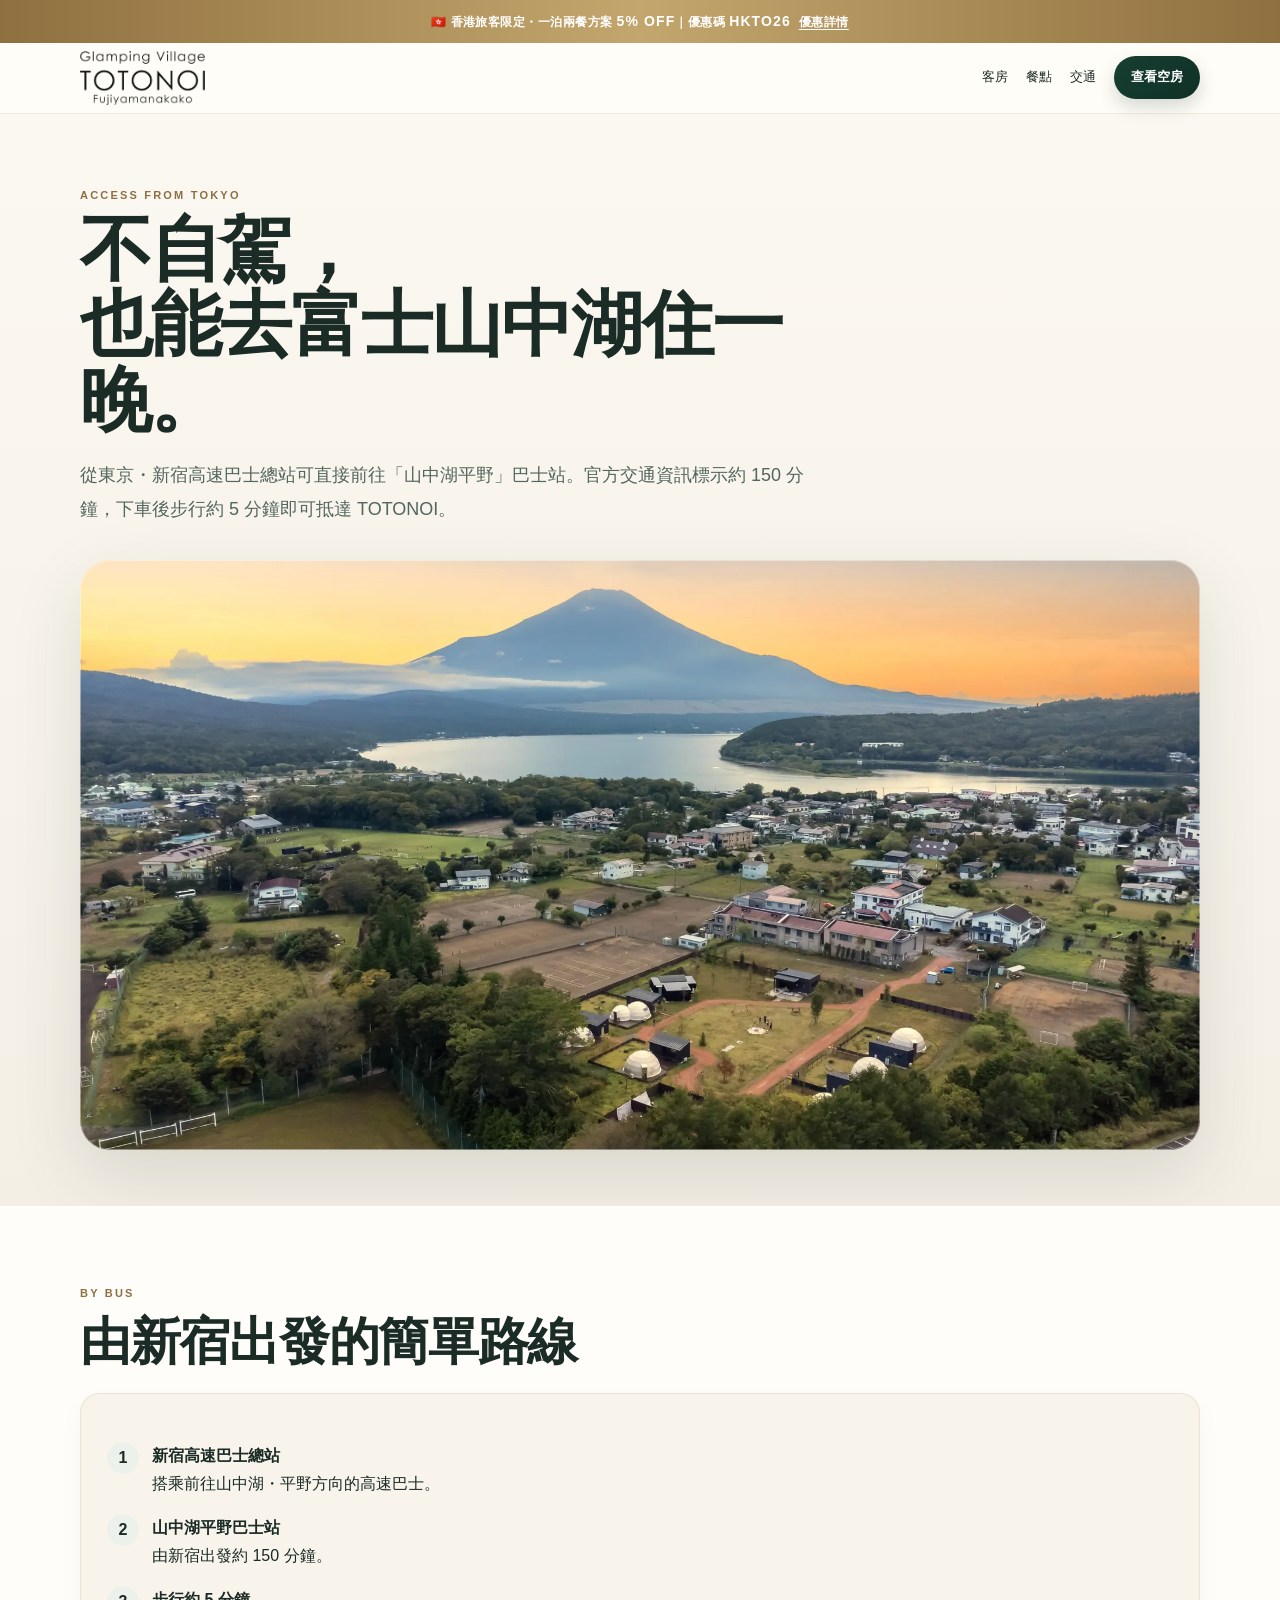
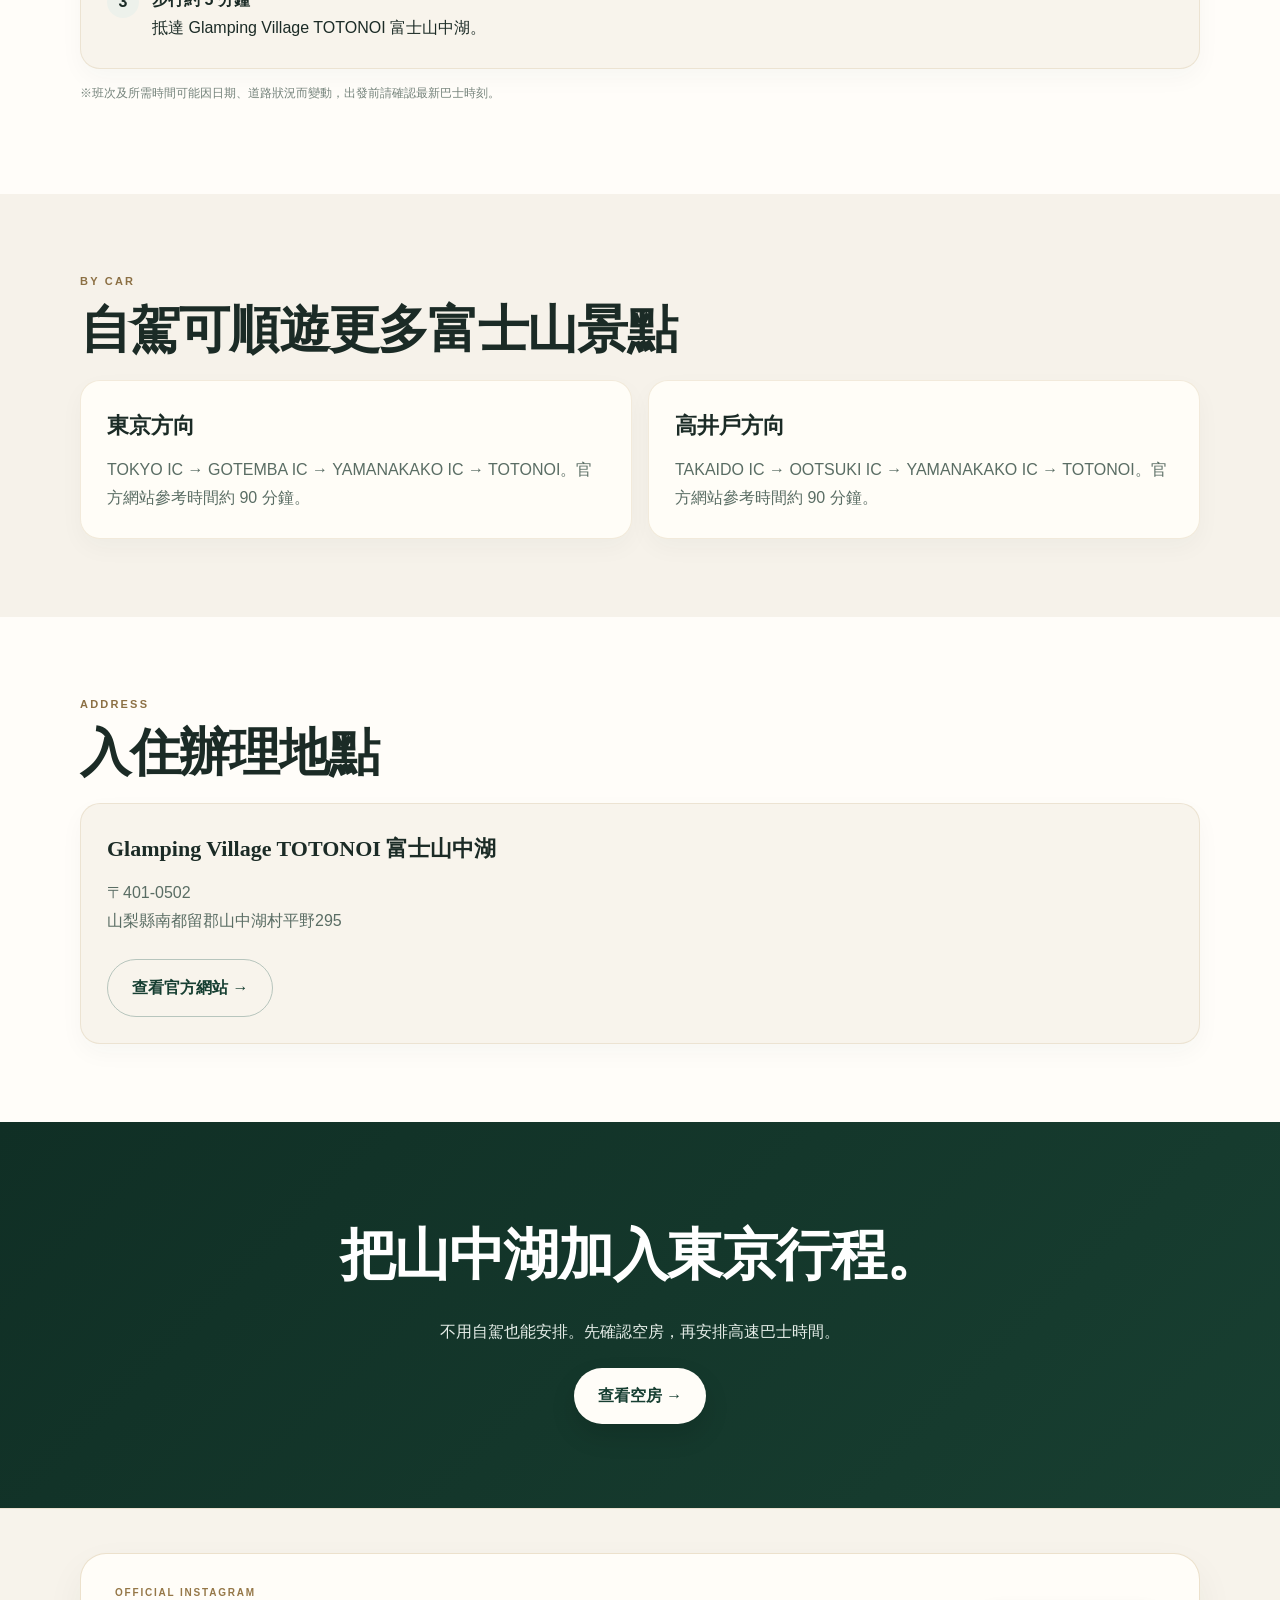
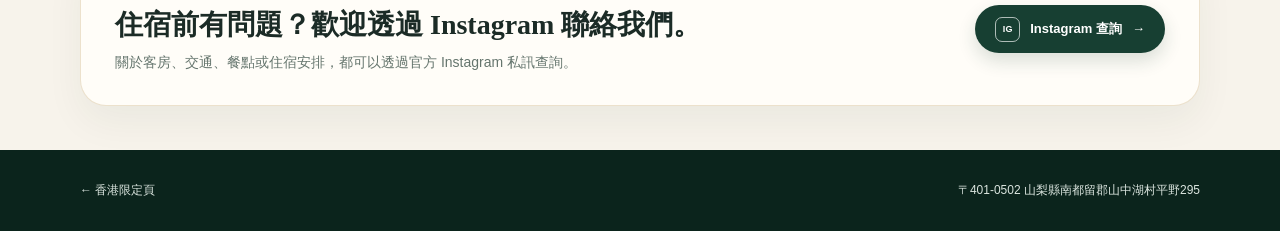
<file: access.html>
<!doctype html><html lang="zh-HK"><head>
  <!-- Google Tag Manager -->
  <script>
  (function(w,d,s,l,i){w[l]=w[l]||[];w[l].push({'gtm.start':
  new Date().getTime(),event:'gtm.js'});var f=d.getElementsByTagName(s)[0],
  j=d.createElement(s),dl=l!='dataLayer'?'&l='+l:'';j.async=true;j.src=
  'https://www.googletagmanager.com/gtm.js?id='+i+dl;
  f.parentNode.insertBefore(j,f);
  })(window,document,'script','dataLayer','GTM-TM92SBCV');
  </script>
  <!-- End Google Tag Manager --><meta charset="utf-8"><meta name="viewport" content="width=device-width,initial-scale=1"><title>交通｜TOTONOI 富士山中湖</title><meta name="description" content="由新宿高速巴士總站前往山中湖平野約150分鐘，下車後步行約5分鐘即可抵達 TOTONOI。"><link rel="stylesheet" href="assets/detail.css"></head><body>
<!-- Google Tag Manager (noscript) -->
<noscript>
<iframe src="https://www.googletagmanager.com/ns.html?id=GTM-TM92SBCV"
height="0" width="0" style="display:none;visibility:hidden"></iframe>
</noscript>
<!-- End Google Tag Manager (noscript) --><div class="promo-bar">🇭🇰 香港旅客限定・一泊兩餐方案 <strong>5% OFF</strong>｜優惠碼 <strong>HKTO26</strong><a href="meal.html#hk-offer">優惠詳情</a></div>
<header class="top"><div class="container topin"><a class="brand brand-image brand-light" href="index.html"><img src="images/logo-black-v9.webp" alt="Glamping Village TOTONOI Fujiyamanakako"></a><nav class="nav"><a href="rooms.html">客房</a><a href="meal.html">餐點</a><a href="access.html">交通</a><a class="book" href="https://reserve.489ban.net/client/g-totonoi/2/plan">查看空房</a></nav></div></header>
<main><section class="hero"><div class="container"><div class="eyebrow">ACCESS FROM TOKYO</div><h1>不自駕，<br>也能去富士山中湖住一晚。</h1><p class="lead">從東京・新宿高速巴士總站可直接前往「山中湖平野」巴士站。官方交通資訊標示約 150 分鐘，下車後步行約 5 分鐘即可抵達 TOTONOI。</p><div class="visual" style="background-image:url('images/fuji-aerial.webp')"></div></div></section>
<section class="section white"><div class="container"><div class="eyebrow">BY BUS</div><h2>由新宿出發的簡單路線</h2><div class="card"><div class="route"><div class="step"><b>1</b><div><strong>新宿高速巴士總站</strong><br>搭乘前往山中湖・平野方向的高速巴士。</div></div><div class="step"><b>2</b><div><strong>山中湖平野巴士站</strong><br>由新宿出發約 150 分鐘。</div></div><div class="step"><b>3</b><div><strong>步行約 5 分鐘</strong><br>抵達 Glamping Village TOTONOI 富士山中湖。</div></div></div></div><p class="note" style="margin-top:14px">※班次及所需時間可能因日期、道路狀況而變動，出發前請確認最新巴士時刻。</p></div></section>
<section class="section"><div class="container"><div class="eyebrow">BY CAR</div><h2>自駕可順遊更多富士山景點</h2><div class="grid"><article class="card"><h3>東京方向</h3><p>TOKYO IC → GOTEMBA IC → YAMANAKAKO IC → TOTONOI。官方網站參考時間約 90 分鐘。</p></article><article class="card"><h3>高井戶方向</h3><p>TAKAIDO IC → OOTSUKI IC → YAMANAKAKO IC → TOTONOI。官方網站參考時間約 90 分鐘。</p></article></div></div></section>
<section class="section white"><div class="container"><div class="eyebrow">ADDRESS</div><h2>入住辦理地點</h2><div class="card"><h3>Glamping Village TOTONOI 富士山中湖</h3><p>〒401-0502<br>山梨縣南都留郡山中湖村平野295</p><div class="actions"><a class="btn outline" href="https://zh-tw.yamanashi-sauna-glamping.com/" target="_blank" rel="noopener">查看官方網站 →</a></div></div></div></section>
<section class="cta"><div class="container"><h2>把山中湖加入東京行程。</h2><p>不用自駕也能安排。先確認空房，再安排高速巴士時間。</p><a class="btn light" href="https://reserve.489ban.net/client/g-totonoi/2/plan">查看空房 →</a></div></section></main>
<section class="instagram-contact"><div class="container"><div class="instagram-card"><div><div class="ig-kicker">OFFICIAL INSTAGRAM</div><h2>住宿前有問題？歡迎透過 Instagram 聯絡我們。</h2><p>關於客房、交通、餐點或住宿安排，都可以透過官方 Instagram 私訊查詢。</p></div><a class="instagram-btn" href="https://www.instagram.com/totonoi.fujiyamanakako/?hl=ja" target="_blank" rel="noopener noreferrer" aria-label="TOTONOI 官方 Instagram"><span class="ig-mark">IG</span><span>Instagram 查詢</span><span aria-hidden="true">→</span></a></div></div></section><footer class="footer"><div class="container footerin"><div><a href="index.html">← 香港限定頁</a></div><div>〒401-0502 山梨縣南都留郡山中湖村平野295</div></div></footer><div class="mobile-offer"><div class="code"><span>香港限定 5% OFF</span><strong>HKTO26</strong></div><a class="reserve" href="https://reserve.489ban.net/client/g-totonoi/2/plan">查看空房・預訂</a></div></body></html>
</file>
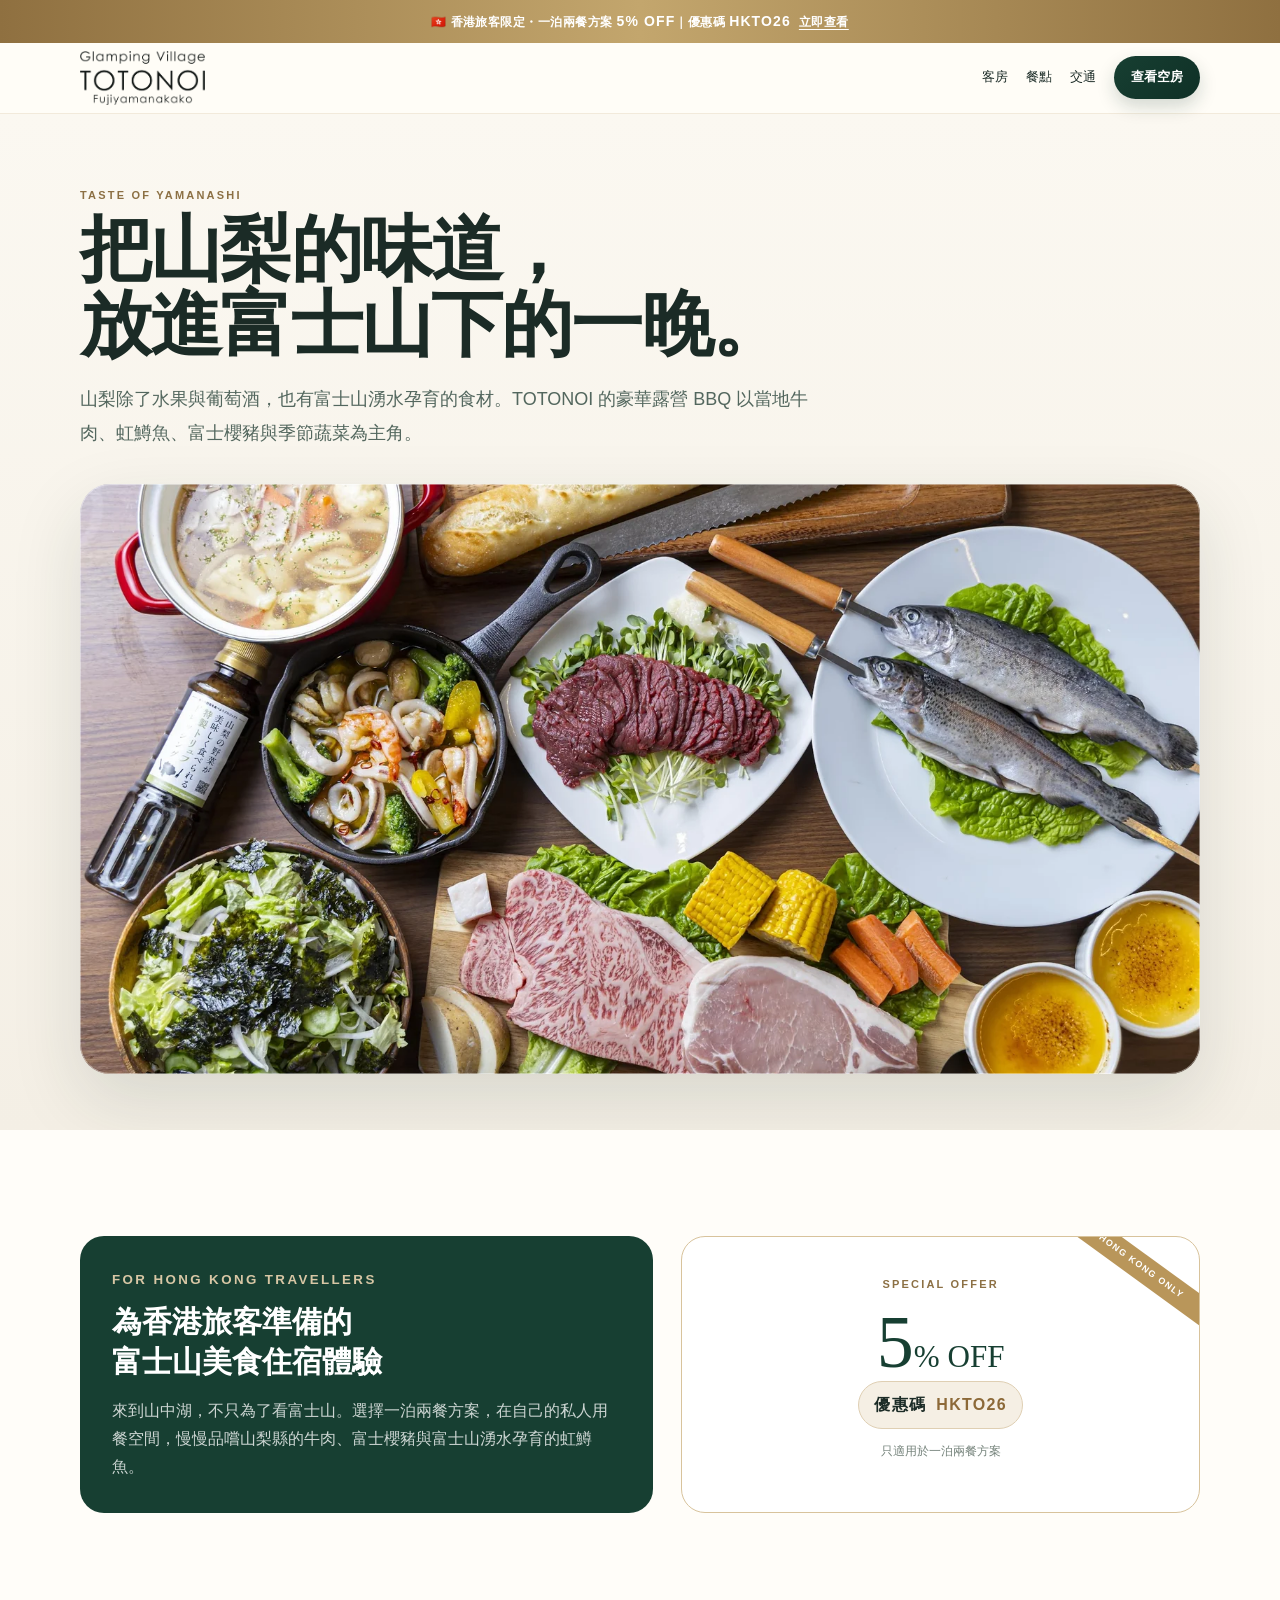
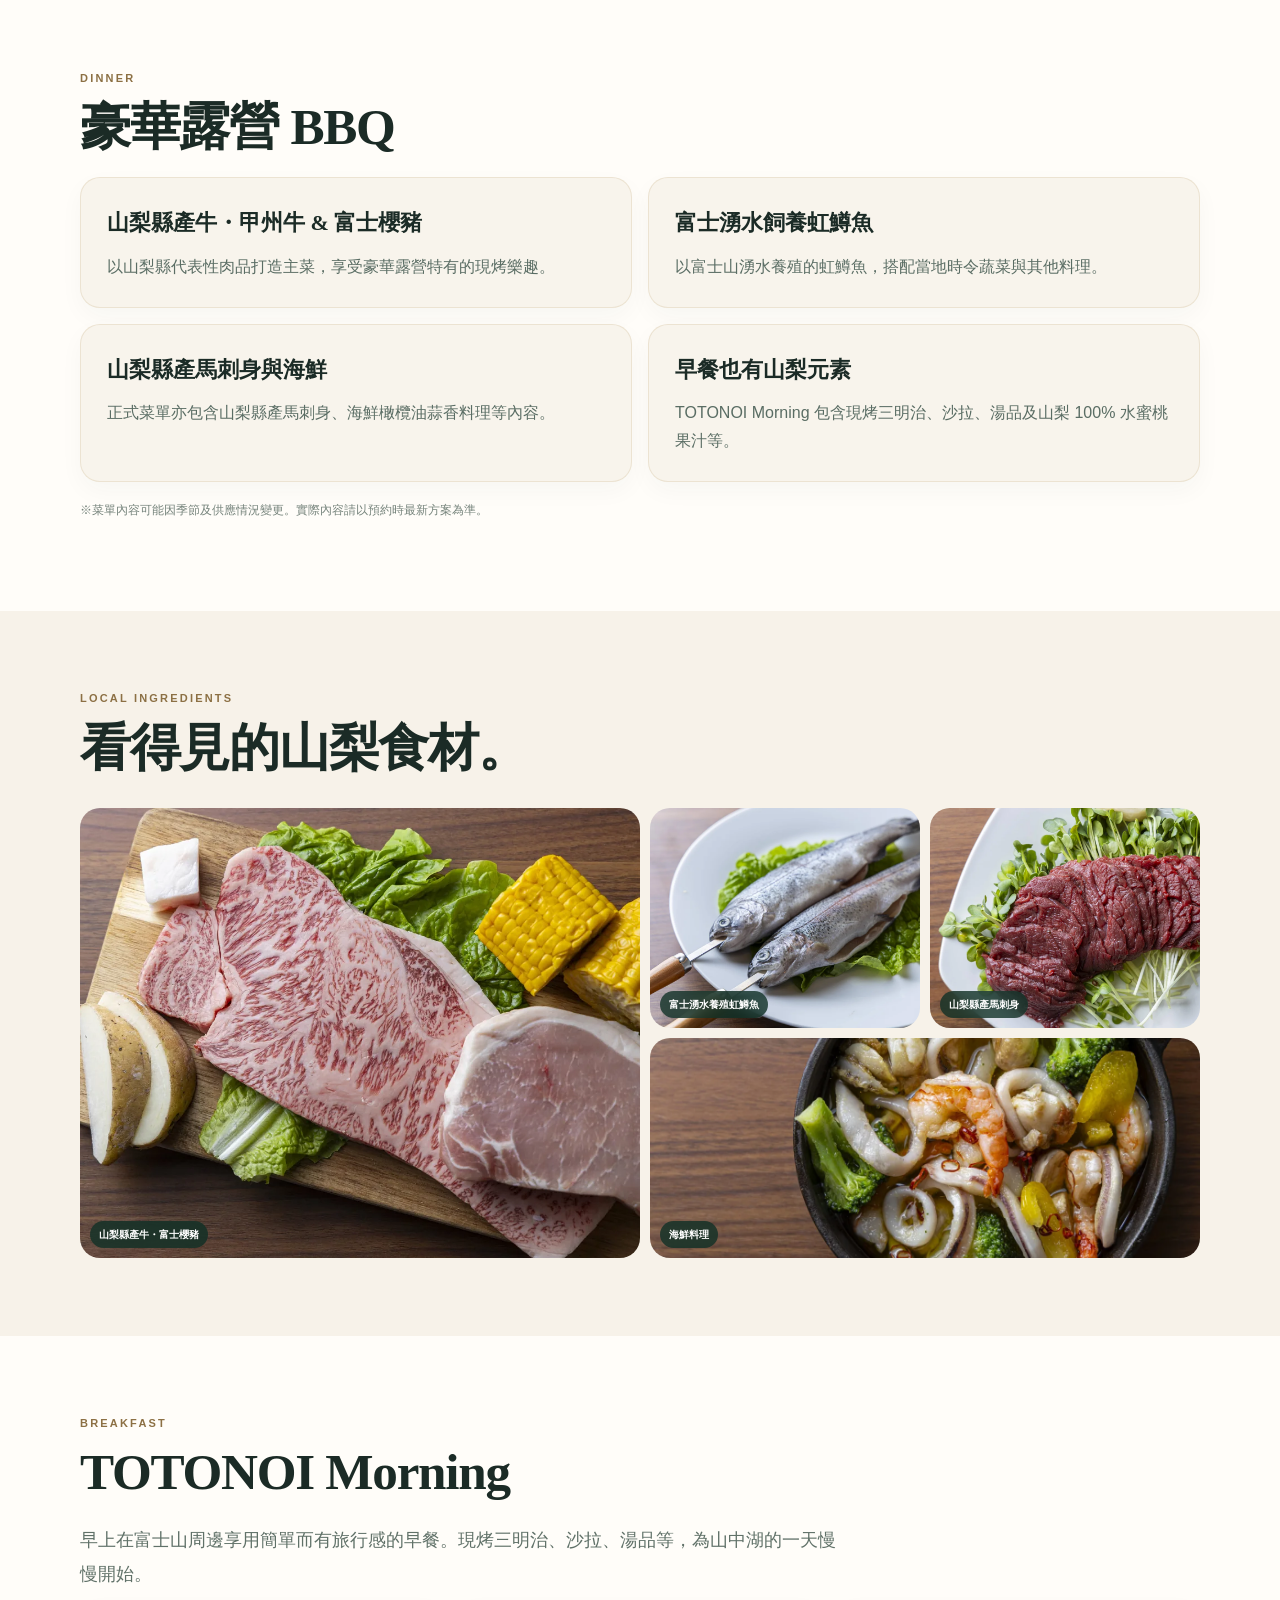
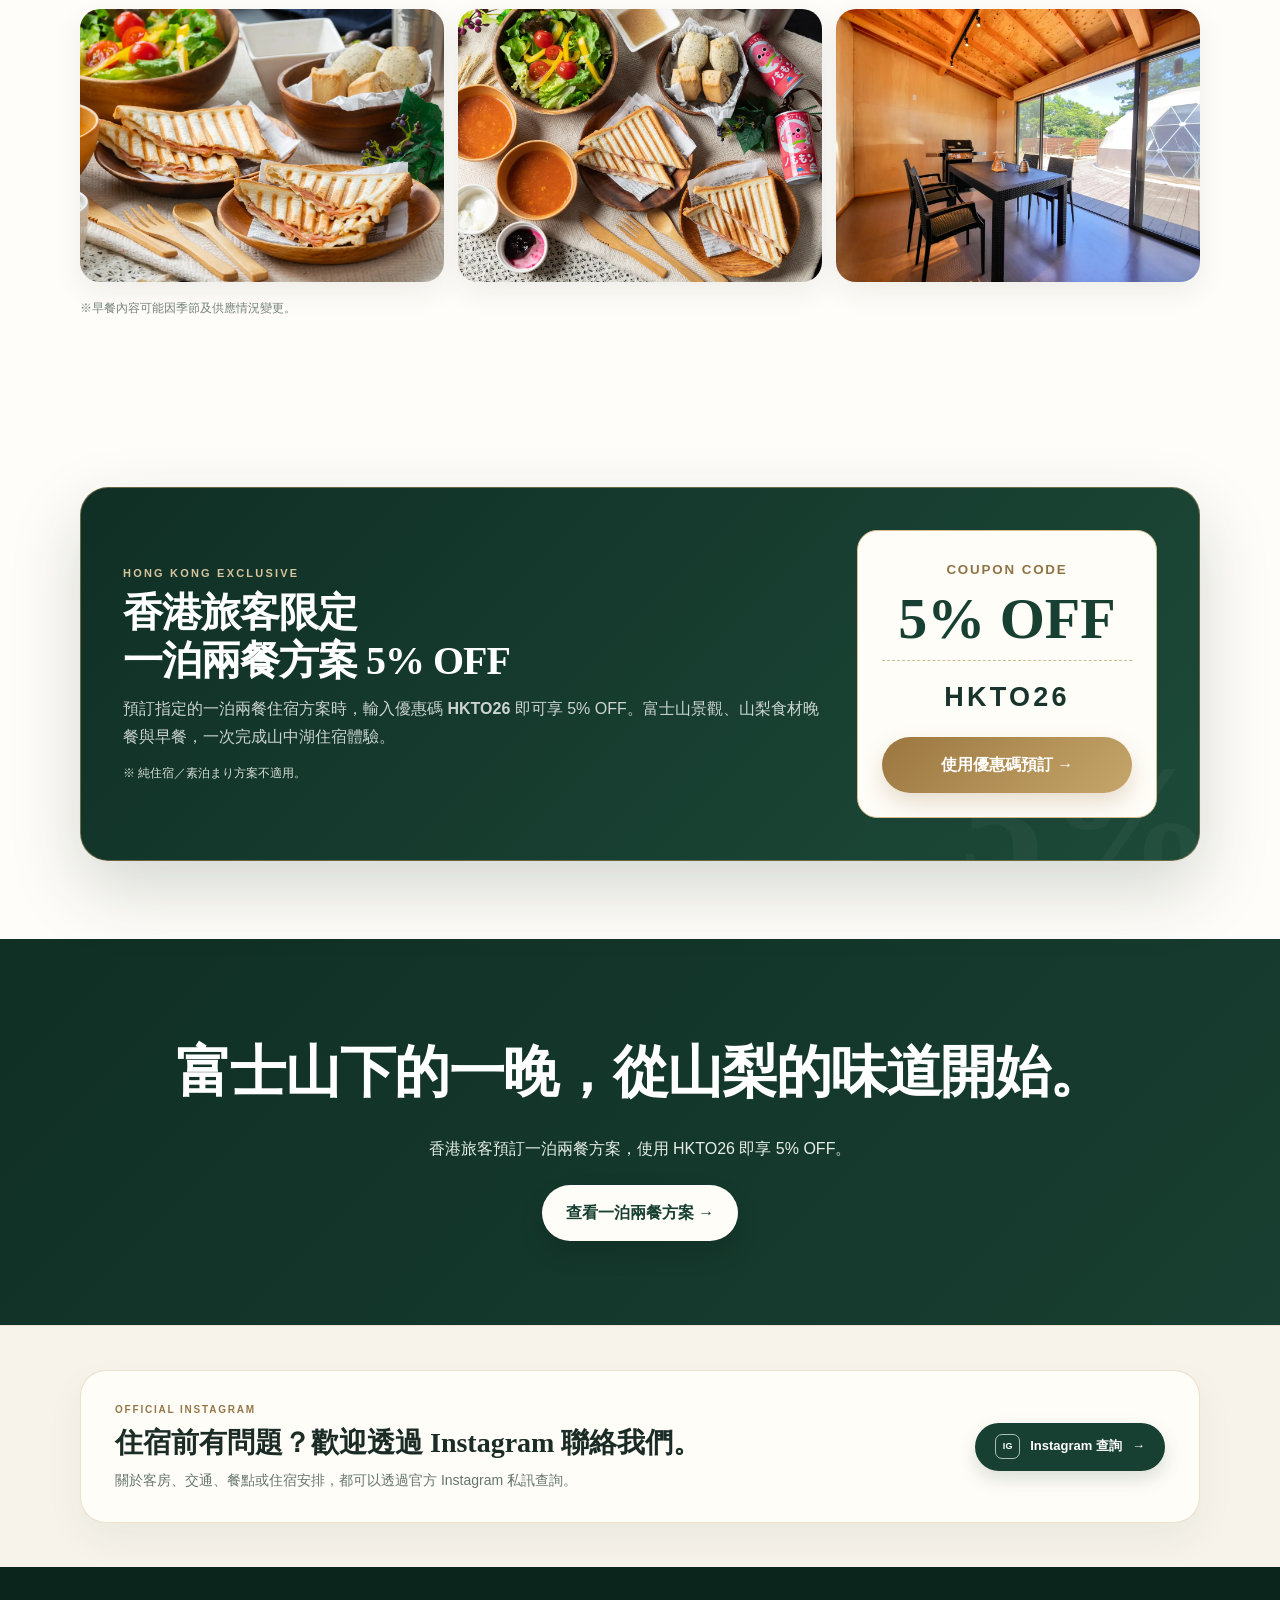
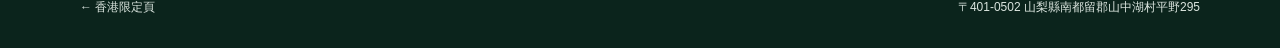
<file: meal.html>
<!doctype html><html lang="zh-HK"><head>
  <!-- Google Tag Manager -->
  <script>
  (function(w,d,s,l,i){w[l]=w[l]||[];w[l].push({'gtm.start':
  new Date().getTime(),event:'gtm.js'});var f=d.getElementsByTagName(s)[0],
  j=d.createElement(s),dl=l!='dataLayer'?'&l='+l:'';j.async=true;j.src=
  'https://www.googletagmanager.com/gtm.js?id='+i+dl;
  f.parentNode.insertBefore(j,f);
  })(window,document,'script','dataLayer','GTM-TM92SBCV');
  </script>
  <!-- End Google Tag Manager --><meta charset="utf-8"><meta name="viewport" content="width=device-width,initial-scale=1"><title>餐點｜TOTONOI 富士山中湖</title><meta name="description" content="以山梨縣品牌牛、富士湧水虹鱒魚、富士櫻豬與時令蔬菜打造的豪華露營 BBQ。香港旅客一泊兩餐方案可使用 HKTO26 享5% OFF。"><link rel="stylesheet" href="assets/detail.css"></head><body>
<!-- Google Tag Manager (noscript) -->
<noscript>
<iframe src="https://www.googletagmanager.com/ns.html?id=GTM-TM92SBCV"
height="0" width="0" style="display:none;visibility:hidden"></iframe>
</noscript>
<!-- End Google Tag Manager (noscript) --><div class="promo-bar">🇭🇰 香港旅客限定・一泊兩餐方案 <strong>5% OFF</strong>｜優惠碼 <strong>HKTO26</strong><a href="#hk-offer">立即查看</a></div>
<header class="top"><div class="container topin"><a class="brand brand-image brand-light" href="index.html"><img src="images/logo-black-v9.webp" alt="Glamping Village TOTONOI Fujiyamanakako"></a><nav class="nav"><a href="rooms.html">客房</a><a href="meal.html">餐點</a><a href="access.html">交通</a><a class="book" href="https://reserve.489ban.net/client/g-totonoi/2/plan">查看空房</a></nav></div></header>
<main><section class="hero"><div class="container"><div class="eyebrow">TASTE OF YAMANASHI</div><h1>把山梨的味道，<br>放進富士山下的一晚。</h1><p class="lead">山梨除了水果與葡萄酒，也有富士山湧水孕育的食材。TOTONOI 的豪華露營 BBQ 以當地牛肉、虹鱒魚、富士櫻豬與季節蔬菜為主角。</p><div class="visual" style="background-image:url('images/food-main-v8.webp')"></div></div></section>
<section class="section white"><div class="container"><div class="hk-intro">
<div class="hk-intro-copy"><small>FOR HONG KONG TRAVELLERS</small><h3>為香港旅客準備的<br>富士山美食住宿體驗</h3><p>來到山中湖，不只為了看富士山。選擇一泊兩餐方案，在自己的私人用餐空間，慢慢品嚐山梨縣的牛肉、富士櫻豬與富士山湧水孕育的虹鱒魚。</p></div>
<div class="hk-intro-offer"><div><div class="eyebrow">SPECIAL OFFER</div><div class="offer-rate">5<span>% OFF</span></div><div class="offer-code"><span>優惠碼</span><b>HKTO26</b></div><p class="note">只適用於一泊兩餐方案</p></div></div>
</div></div></section>
<section class="section white"><div class="container"><div class="eyebrow">DINNER</div><h2>豪華露營 BBQ</h2><div class="grid"><article class="card"><h3>山梨縣產牛・甲州牛 & 富士櫻豬</h3><p>以山梨縣代表性肉品打造主菜，享受豪華露營特有的現烤樂趣。</p></article><article class="card"><h3>富士湧水飼養虹鱒魚</h3><p>以富士山湧水養殖的虹鱒魚，搭配當地時令蔬菜與其他料理。</p></article><article class="card"><h3>山梨縣產馬刺身與海鮮</h3><p>正式菜單亦包含山梨縣產馬刺身、海鮮橄欖油蒜香料理等內容。</p></article><article class="card"><h3>早餐也有山梨元素</h3><p>TOTONOI Morning 包含現烤三明治、沙拉、湯品及山梨 100% 水蜜桃果汁等。</p></article></div><p class="note" style="margin-top:18px">※菜單內容可能因季節及供應情況變更。實際內容請以預約時最新方案為準。</p></div></section>
<section class="section meal-gallery-section"><div class="container"><div class="eyebrow">LOCAL INGREDIENTS</div><h2>看得見的山梨食材。</h2><div class="meal-photo-showcase">
  <figure class="meal-photo-main"><img loading="lazy" src="images/meal-meat-v8.webp" alt="山梨縣產牛與富士櫻豬"><figcaption>山梨縣產牛・富士櫻豬</figcaption></figure>
  <figure><img loading="lazy" src="images/meal-trout-v8.webp" alt="富士湧水養殖虹鱒魚"><figcaption>富士湧水養殖虹鱒魚</figcaption></figure>
  <figure><img loading="lazy" src="images/meal-horse-v8.webp" alt="山梨縣產馬刺身"><figcaption>山梨縣產馬刺身</figcaption></figure>
  <figure><img loading="lazy" src="images/meal-seafood-v8.webp" alt="海鮮橄欖油蒜香料理"><figcaption>海鮮料理</figcaption></figure>
</div></div></section>
<section class="section white"><div class="container"><div class="eyebrow">BREAKFAST</div><h2>TOTONOI Morning</h2><p class="lead" style="color:#607168">早上在富士山周邊享用簡單而有旅行感的早餐。現烤三明治、沙拉、湯品等，為山中湖的一天慢慢開始。</p><div class="photo-grid"><img loading="lazy" src="images/breakfast-1.webp" alt="TOTONOI 早餐三明治"><img loading="lazy" src="images/breakfast-2.webp" alt="TOTONOI 早餐套餐"><img loading="lazy" src="images/dining-room.webp" alt="客房專用用餐空間"></div><p class="note" style="margin-top:16px">※早餐內容可能因季節及供應情況變更。</p></div></section>
<section class="section white" id="hk-offer"><div class="container"><div class="coupon-premium">
<div><div class="eyebrow">HONG KONG EXCLUSIVE</div><h2>香港旅客限定<br>一泊兩餐方案 5% OFF</h2><p>預訂指定的一泊兩餐住宿方案時，輸入優惠碼 <b>HKTO26</b> 即可享 5% OFF。富士山景觀、山梨食材晚餐與早餐，一次完成山中湖住宿體驗。</p><p class="note" style="color:#d7ded9;margin-top:12px">※ 純住宿／素泊まり方案不適用。</p></div>
<div class="coupon-ticket"><small>COUPON CODE</small><div class="five">5% OFF</div><strong>HKTO26</strong><a class="btn gold-btn" href="https://reserve.489ban.net/client/g-totonoi/2/plan">使用優惠碼預訂 →</a></div>
</div></div></section>
<section class="cta"><div class="container"><h2>富士山下的一晚，從山梨的味道開始。</h2><p>香港旅客預訂一泊兩餐方案，使用 HKTO26 即享 5% OFF。</p><a class="btn light" href="https://reserve.489ban.net/client/g-totonoi/2/plan">查看一泊兩餐方案 →</a></div></section></main>
<section class="instagram-contact"><div class="container"><div class="instagram-card"><div><div class="ig-kicker">OFFICIAL INSTAGRAM</div><h2>住宿前有問題？歡迎透過 Instagram 聯絡我們。</h2><p>關於客房、交通、餐點或住宿安排，都可以透過官方 Instagram 私訊查詢。</p></div><a class="instagram-btn" href="https://www.instagram.com/totonoi.fujiyamanakako/?hl=ja" target="_blank" rel="noopener noreferrer" aria-label="TOTONOI 官方 Instagram"><span class="ig-mark">IG</span><span>Instagram 查詢</span><span aria-hidden="true">→</span></a></div></div></section><footer class="footer"><div class="container footerin"><div><a href="index.html">← 香港限定頁</a></div><div>〒401-0502 山梨縣南都留郡山中湖村平野295</div></div></footer><div class="mobile-offer"><div class="code"><span>香港限定 5% OFF</span><strong>HKTO26</strong></div><a class="reserve" href="https://reserve.489ban.net/client/g-totonoi/2/plan">查看空房・預訂</a></div></body></html>
</file>
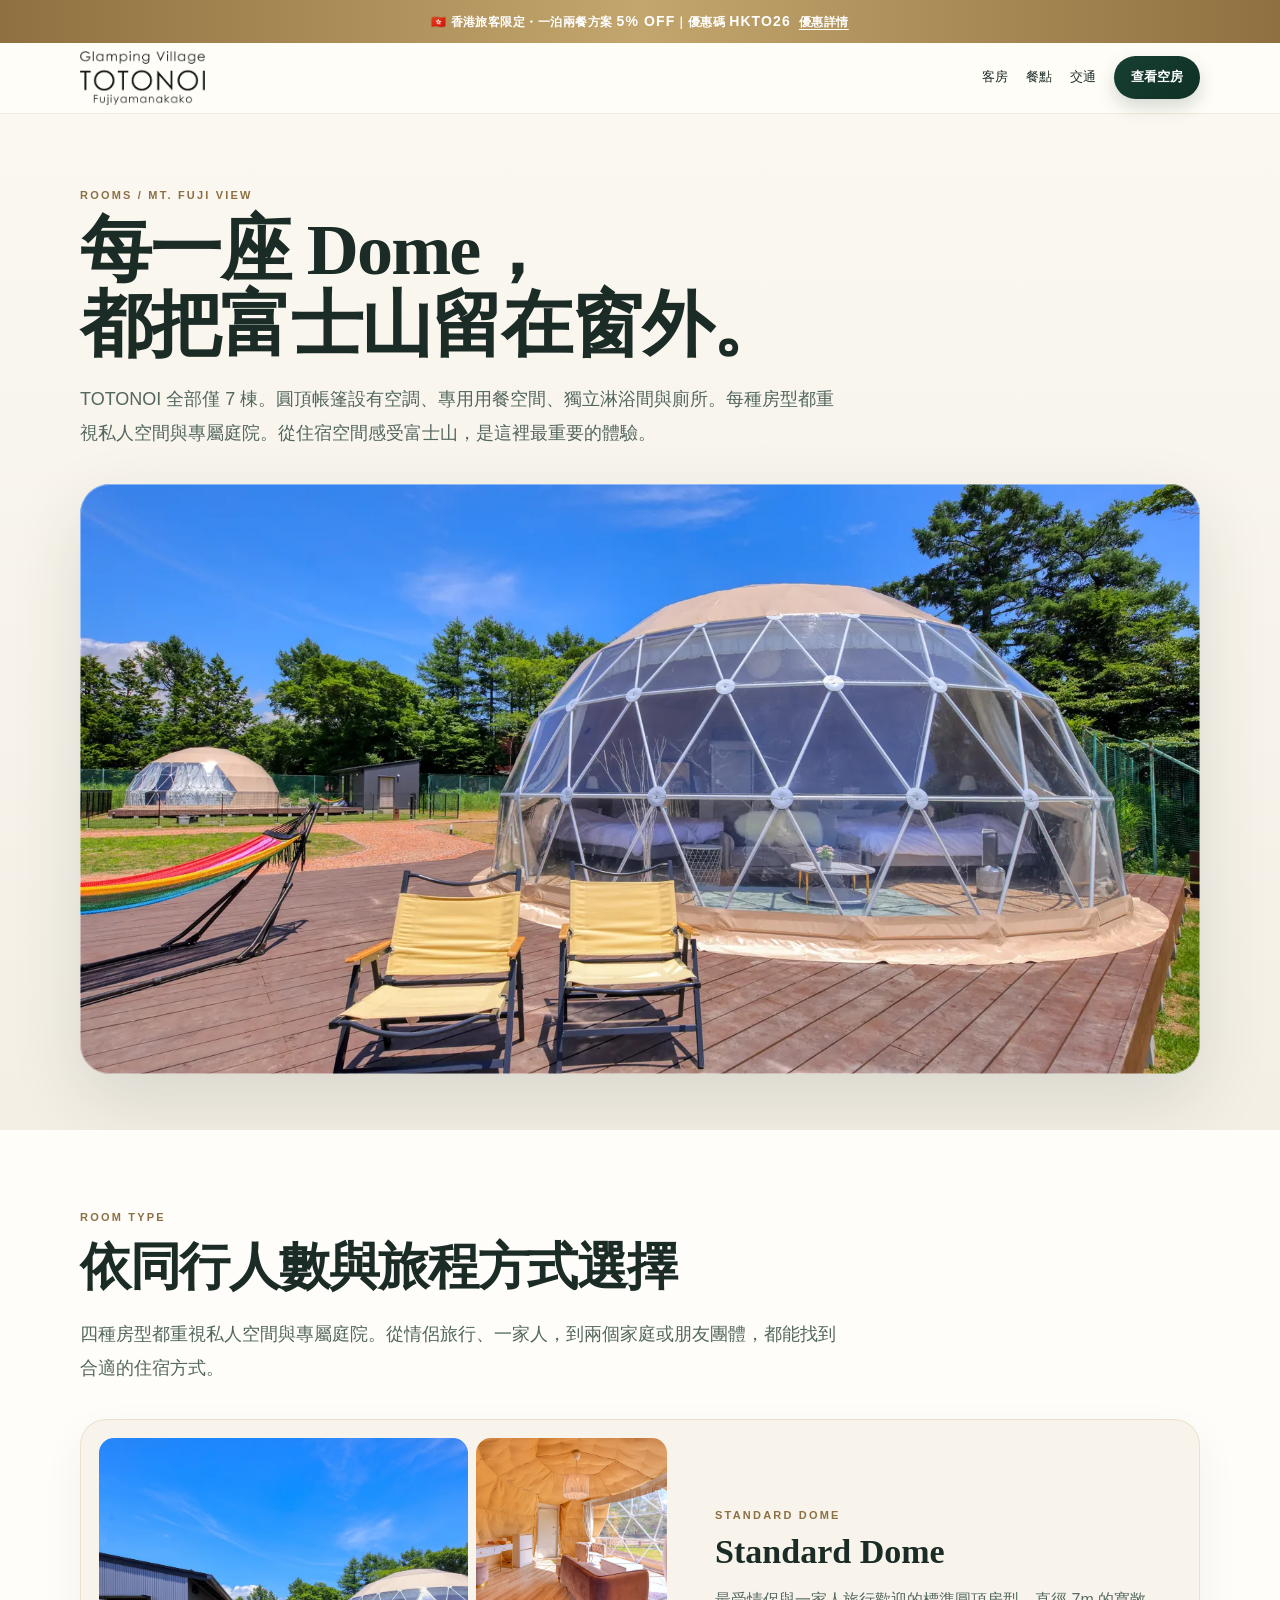
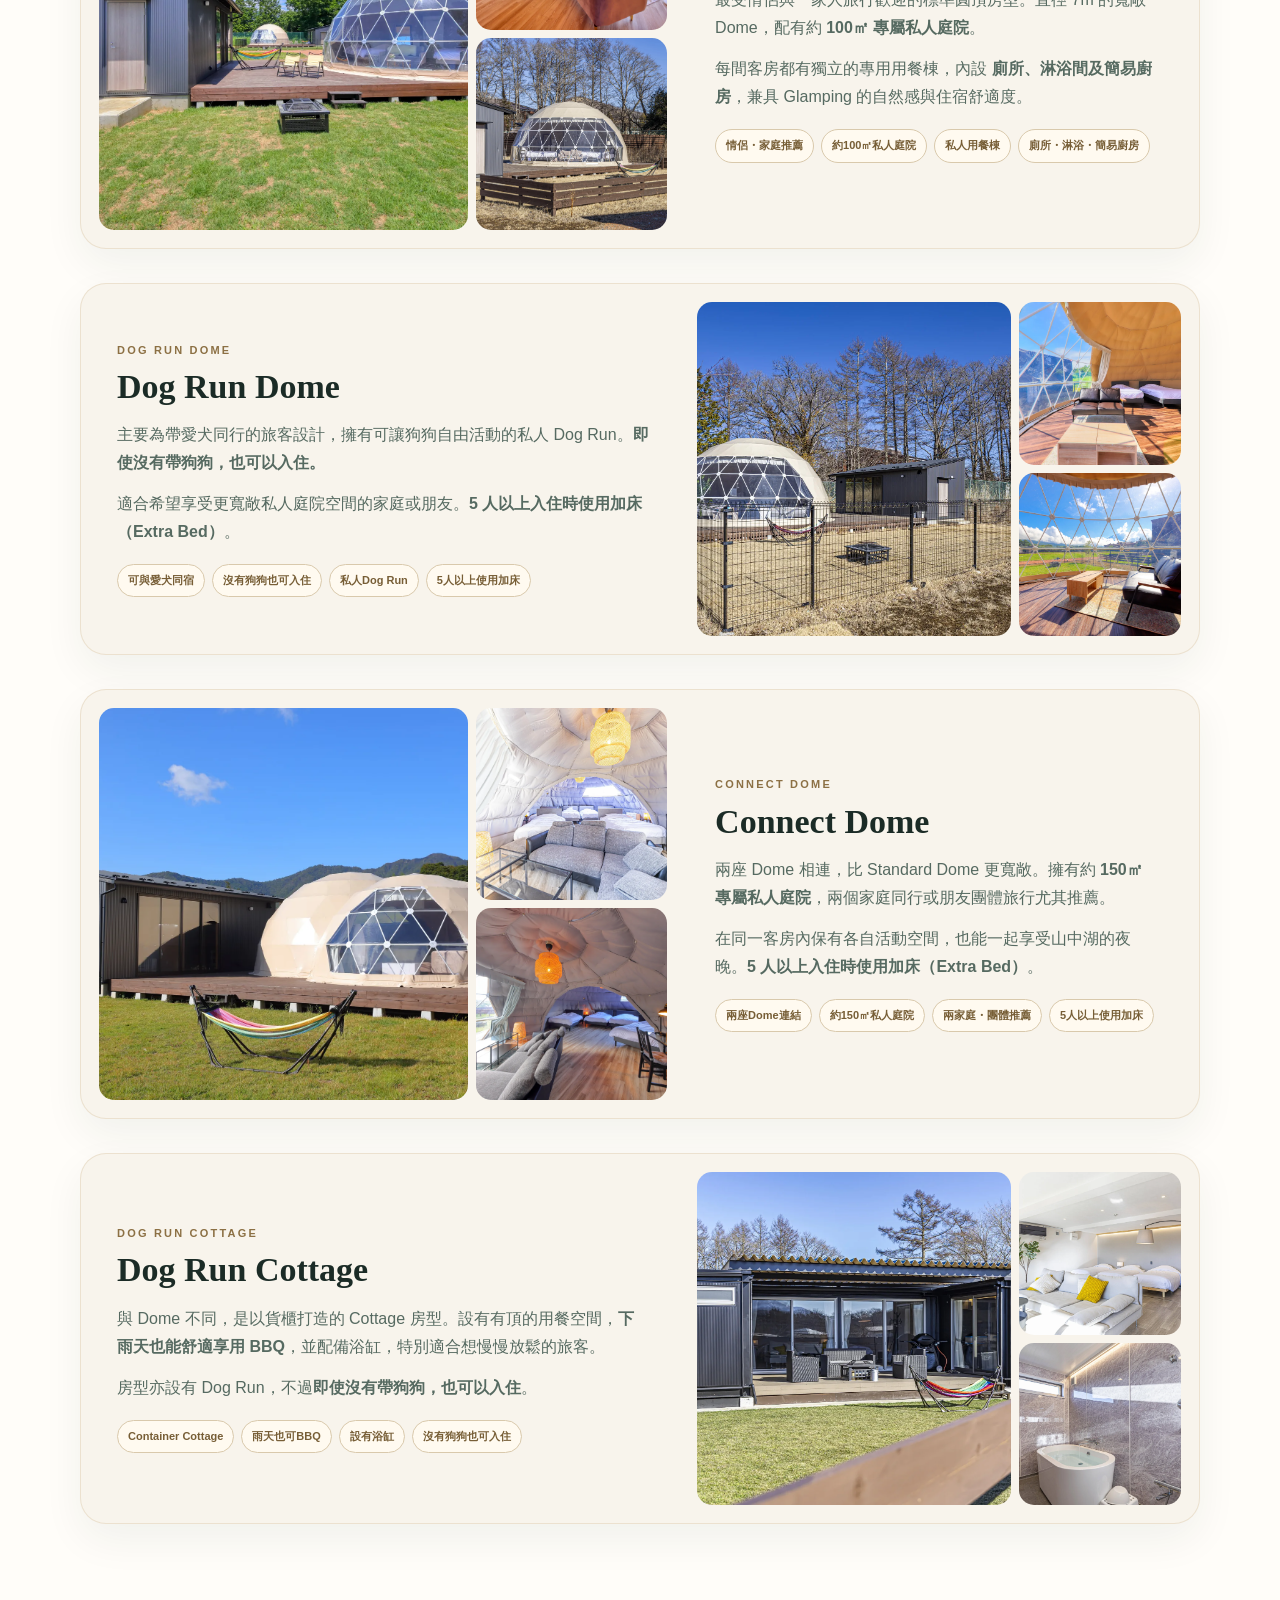
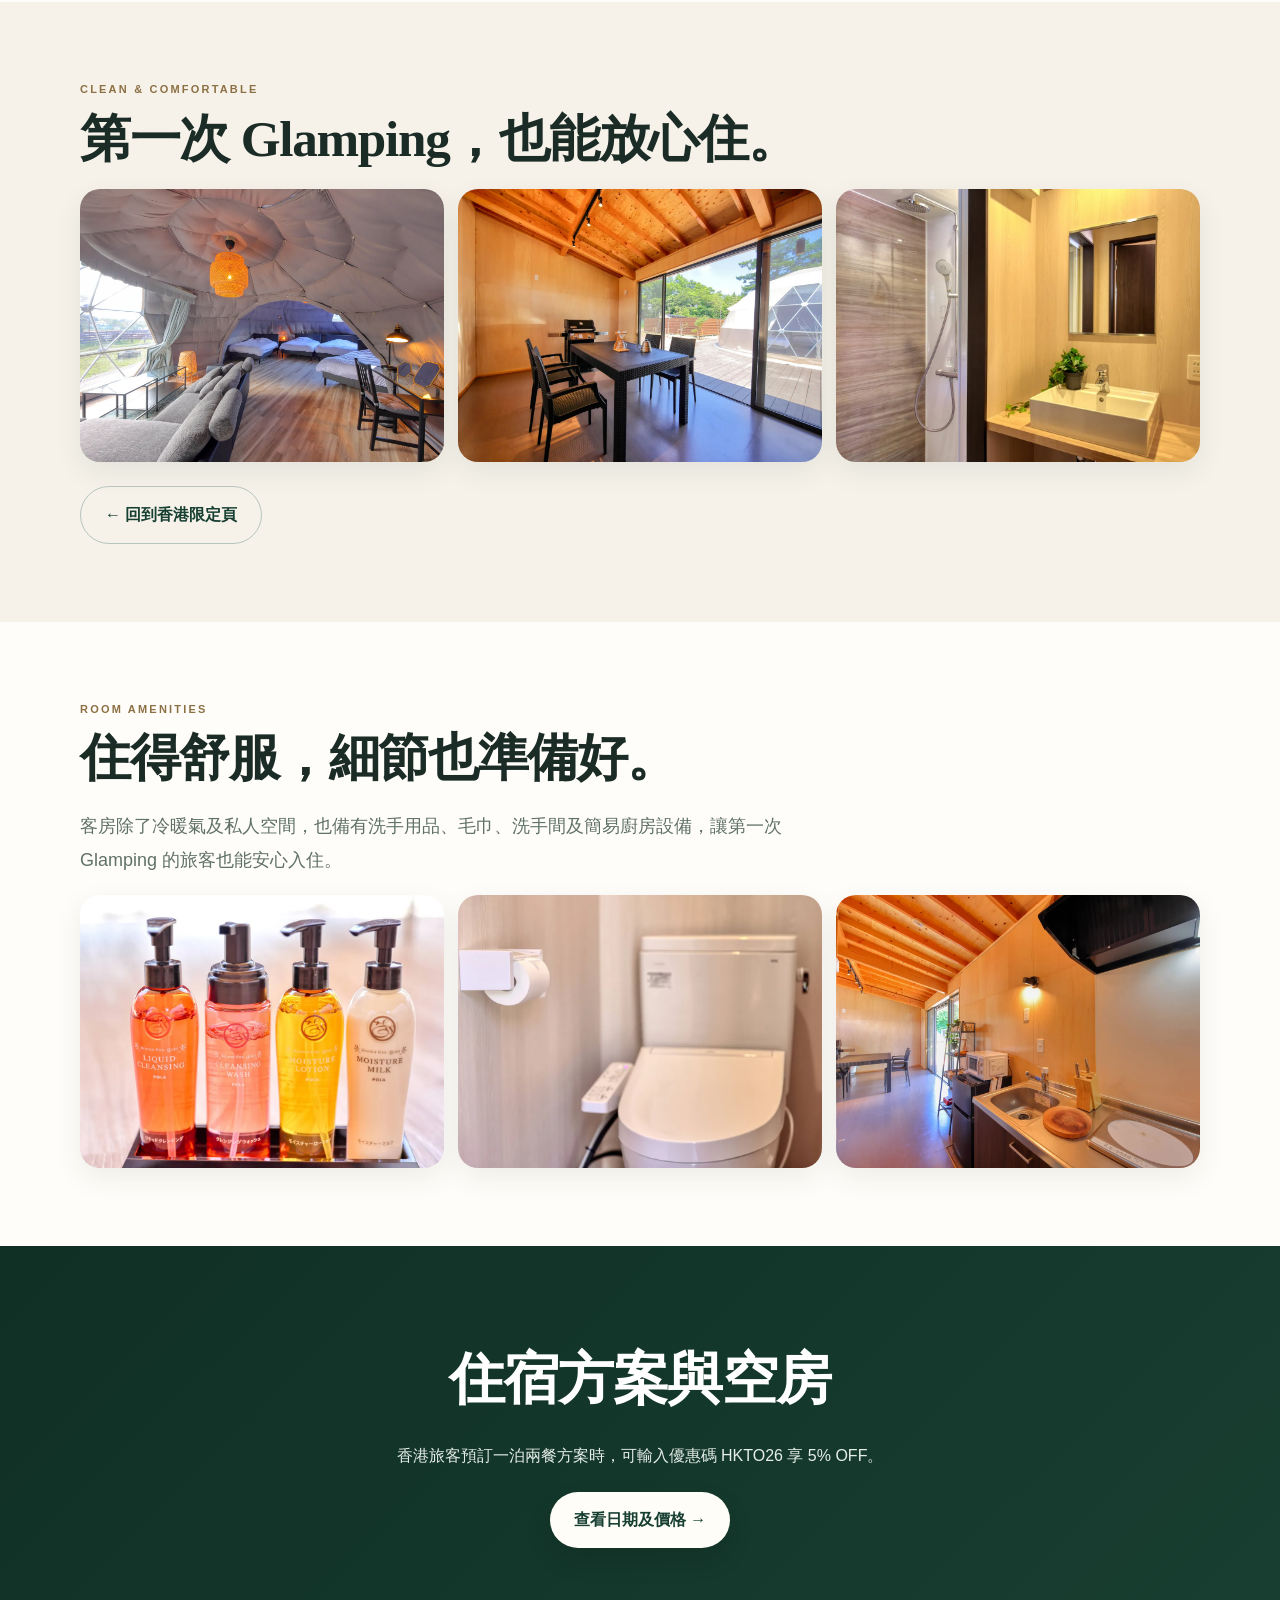
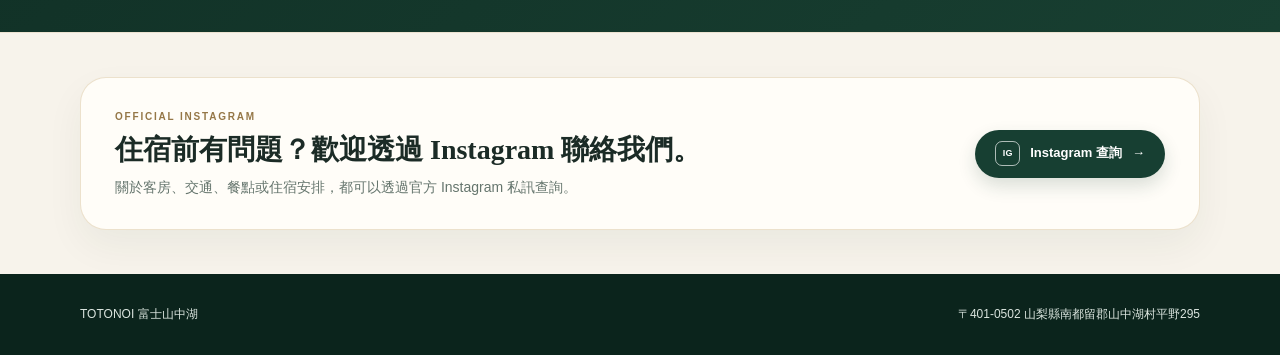
<file: rooms.html>
<!doctype html><html lang="zh-HK"><head>
  <!-- Google Tag Manager -->
  <script>
  (function(w,d,s,l,i){w[l]=w[l]||[];w[l].push({'gtm.start':
  new Date().getTime(),event:'gtm.js'});var f=d.getElementsByTagName(s)[0],
  j=d.createElement(s),dl=l!='dataLayer'?'&l='+l:'';j.async=true;j.src=
  'https://www.googletagmanager.com/gtm.js?id='+i+dl;
  f.parentNode.insertBefore(j,f);
  })(window,document,'script','dataLayer','GTM-TM92SBCV');
  </script>
  <!-- End Google Tag Manager --><meta charset="utf-8"><meta name="viewport" content="width=device-width,initial-scale=1"><title>客房｜TOTONOI 富士山中湖</title><meta name="description" content="TOTONOI 富士山中湖客房介紹。全7棟富士山景豪華露營，圓頂帳篷備有空調、私人庭院、獨立淋浴間與廁所。"><link rel="stylesheet" href="assets/detail.css"></head><body>
<!-- Google Tag Manager (noscript) -->
<noscript>
<iframe src="https://www.googletagmanager.com/ns.html?id=GTM-TM92SBCV"
height="0" width="0" style="display:none;visibility:hidden"></iframe>
</noscript>
<!-- End Google Tag Manager (noscript) --><div class="promo-bar">🇭🇰 香港旅客限定・一泊兩餐方案 <strong>5% OFF</strong>｜優惠碼 <strong>HKTO26</strong><a href="meal.html#hk-offer">優惠詳情</a></div>
<header class="top"><div class="container topin"><a class="brand brand-image brand-light" href="index.html"><img src="images/logo-black-v9.webp" alt="Glamping Village TOTONOI Fujiyamanakako"></a><nav class="nav"><a href="rooms.html">客房</a><a href="meal.html">餐點</a><a href="access.html">交通</a><a class="book" href="https://reserve.489ban.net/client/g-totonoi/2/plan">查看空房</a></nav></div></header>
<main><section class="hero"><div class="container"><div class="eyebrow">ROOMS / MT. FUJI VIEW</div><h1>每一座 Dome，<br>都把富士山留在窗外。</h1><p class="lead">TOTONOI 全部僅 7 棟。圓頂帳篷設有空調、專用用餐空間、獨立淋浴間與廁所。每種房型都重視私人空間與專屬庭院。從住宿空間感受富士山，是這裡最重要的體驗。</p><div class="visual" style="background-image:url('images/dome-day.webp')"></div></div></section>
<section class="section white room-types"><div class="container"><div class="eyebrow">ROOM TYPE</div><h2>依同行人數與旅程方式選擇</h2><p class="lead">四種房型都重視私人空間與專屬庭院。從情侶旅行、一家人，到兩個家庭或朋友團體，都能找到合適的住宿方式。</p><div class="roomtype-list">

<article class="roomtype"><div class="roomtype-gallery"><img src="images/standard-exterior.webp" alt="Standard Dome 外觀"><img src="images/standard-interior.webp" alt="Standard Dome 室內"><img src="images/standard-garden.webp" alt="Standard Dome 私人庭院"></div><div class="roomtype-copy"><div class="eyebrow">STANDARD DOME</div><h3>Standard Dome</h3><p>最受情侶與一家人旅行歡迎的標準圓頂房型。直徑 7m 的寬敞 Dome，配有約 <b>100㎡ 專屬私人庭院</b>。</p><p>每間客房都有獨立的專用用餐棟，內設 <b>廁所、淋浴間及簡易廚房</b>，兼具 Glamping 的自然感與住宿舒適度。</p><div class="room-chips"><span>情侶・家庭推薦</span><span>約100㎡私人庭院</span><span>私人用餐棟</span><span>廁所・淋浴・簡易廚房</span></div></div></article>

<article class="roomtype reverse"><div class="roomtype-gallery"><img src="images/dogrun-exterior.webp" alt="Dog Run Dome 私人狗狗庭院"><img src="images/dogrun-interior.webp" alt="Dog Run Dome 室內"><img src="images/dogrun-view.webp" alt="Dog Run Dome 景觀"></div><div class="roomtype-copy"><div class="eyebrow">DOG RUN DOME</div><h3>Dog Run Dome</h3><p>主要為帶愛犬同行的旅客設計，擁有可讓狗狗自由活動的私人 Dog Run。<b>即使沒有帶狗狗，也可以入住。</b></p><p>適合希望享受更寬敞私人庭院空間的家庭或朋友。<b>5 人以上入住時使用加床（Extra Bed）</b>。</p><div class="room-chips"><span>可與愛犬同宿</span><span>沒有狗狗也可入住</span><span>私人Dog Run</span><span>5人以上使用加床</span></div></div></article>

<article class="roomtype"><div class="roomtype-gallery"><img src="images/connect-exterior.webp" alt="Connect Dome 外觀"><img src="images/connect-interior.webp" alt="Connect Dome 室內"><img src="images/connect-extra.webp" alt="Connect Dome 寬敞空間"></div><div class="roomtype-copy"><div class="eyebrow">CONNECT DOME</div><h3>Connect Dome</h3><p>兩座 Dome 相連，比 Standard Dome 更寬敞。擁有約 <b>150㎡ 專屬私人庭院</b>，兩個家庭同行或朋友團體旅行尤其推薦。</p><p>在同一客房內保有各自活動空間，也能一起享受山中湖的夜晚。<b>5 人以上入住時使用加床（Extra Bed）</b>。</p><div class="room-chips"><span>兩座Dome連結</span><span>約150㎡私人庭院</span><span>兩家庭・團體推薦</span><span>5人以上使用加床</span></div></div></article>

<article class="roomtype reverse"><div class="roomtype-gallery"><img src="images/cottage-exterior.webp" alt="Dog Run Cottage 外觀"><img src="images/cottage-interior.webp" alt="Dog Run Cottage 室內"><img src="images/cottage-bath.webp" alt="Dog Run Cottage 浴缸"></div><div class="roomtype-copy"><div class="eyebrow">DOG RUN COTTAGE</div><h3>Dog Run Cottage</h3><p>與 Dome 不同，是以貨櫃打造的 Cottage 房型。設有有頂的用餐空間，<b>下雨天也能舒適享用 BBQ</b>，並配備浴缸，特別適合想慢慢放鬆的旅客。</p><p>房型亦設有 Dog Run，不過<b>即使沒有帶狗狗，也可以入住</b>。</p><div class="room-chips"><span>Container Cottage</span><span>雨天也可BBQ</span><span>設有浴缸</span><span>沒有狗狗也可入住</span></div></div></article>

</div></div></section>
<section class="section"><div class="container"><div class="eyebrow">CLEAN & COMFORTABLE</div><h2>第一次 Glamping，也能放心住。</h2><div class="photo-grid"><img loading="lazy" src="images/room-bright.webp" alt="TOTONOI 明亮整潔的圓頂帳篷室內"><img loading="lazy" src="images/dining-room.webp" alt="客房專用用餐空間"><img loading="lazy" src="images/washroom.webp" alt="獨立洗手及淋浴空間"></div><div class="actions"><a class="btn outline" href="index.html">← 回到香港限定頁</a></div></div></section>
<section class="section white"><div class="container"><div class="eyebrow">ROOM AMENITIES</div><h2>住得舒服，細節也準備好。</h2><p class="lead" style="color:#607168">客房除了冷暖氣及私人空間，也備有洗手用品、毛巾、洗手間及簡易廚房設備，讓第一次 Glamping 的旅客也能安心入住。</p><div class="photo-grid"><img loading="lazy" src="images/amenities.webp" alt="TOTONOI 客房洗沐備品"><img loading="lazy" src="images/toilet.webp" alt="客房專用洗手間"><img loading="lazy" src="images/kitchen.webp" alt="客房專用簡易廚房設備"></div></div></section>
<section class="cta"><div class="container"><h2>住宿方案與空房</h2><p>香港旅客預訂一泊兩餐方案時，可輸入優惠碼 HKTO26 享 5% OFF。</p><a class="btn light" href="https://reserve.489ban.net/client/g-totonoi/2/plan">查看日期及價格 →</a></div></section></main>
<section class="instagram-contact"><div class="container"><div class="instagram-card"><div><div class="ig-kicker">OFFICIAL INSTAGRAM</div><h2>住宿前有問題？歡迎透過 Instagram 聯絡我們。</h2><p>關於客房、交通、餐點或住宿安排，都可以透過官方 Instagram 私訊查詢。</p></div><a class="instagram-btn" href="https://www.instagram.com/totonoi.fujiyamanakako/?hl=ja" target="_blank" rel="noopener noreferrer" aria-label="TOTONOI 官方 Instagram"><span class="ig-mark">IG</span><span>Instagram 查詢</span><span aria-hidden="true">→</span></a></div></div></section><footer class="footer"><div class="container footerin"><div>TOTONOI 富士山中湖</div><div>〒401-0502 山梨縣南都留郡山中湖村平野295</div></div></footer><div class="mobile-offer"><div class="code"><span>香港限定 5% OFF</span><strong>HKTO26</strong></div><a class="reserve" href="https://reserve.489ban.net/client/g-totonoi/2/plan">查看空房・預訂</a></div></body></html>
</file>
<file: assets/detail.css>
:root{--ink:#19342c;--green:#244f40;--sage:#e8eee8;--ivory:#f7f5ef;--line:#d9e1da;--shadow:0 18px 50px rgba(19,52,43,.10);--max:1120px}
*{box-sizing:border-box}html{scroll-behavior:smooth}body{margin:0;color:var(--ink);background:var(--ivory);font-family:"Noto Sans TC","PingFang TC","Microsoft JhengHei",-apple-system,BlinkMacSystemFont,"Segoe UI",sans-serif;line-height:1.75}.container{width:min(calc(100% - 36px),var(--max));margin:auto}a{text-decoration:none;color:inherit}.top{background:#fff;border-bottom:1px solid var(--line);position:sticky;top:0;z-index:20}.topin{min-height:70px;display:flex;align-items:center;justify-content:space-between;gap:18px}.brand{font-weight:900;letter-spacing:.04em}.nav{display:flex;gap:18px;align-items:center;font-size:13px}.book{background:var(--green);color:#fff;padding:10px 17px;border-radius:999px;font-weight:800}.hero{padding:86px 0 52px}.eyebrow{font-size:11px;font-weight:900;letter-spacing:.15em;color:#5b7468}.hero h1{font-size:clamp(38px,6vw,72px);line-height:1.05;margin:8px 0 18px;letter-spacing:-.035em}.lead{max-width:760px;color:#53675e;font-size:17px}.visual{height:min(56vw,570px);min-height:330px;border-radius:26px;background-position:center;background-size:cover;box-shadow:var(--shadow);margin-top:34px}.section{padding:68px 0}.section.white{background:#fff}.section h2{font-size:clamp(29px,4vw,46px);line-height:1.2;margin:8px 0 20px}.grid{display:grid;grid-template-columns:repeat(2,1fr);gap:16px}.card{background:#fff;border:1px solid var(--line);border-radius:20px;padding:26px}.white .card{background:var(--ivory)}.card h3{font-size:22px;margin:0 0 10px}.card p{color:#5a6d64;margin:0}.spec{margin-top:16px;display:grid;gap:7px;font-size:13px}.spec span{display:flex;justify-content:space-between;gap:12px;border-bottom:1px solid #e7ece8;padding-bottom:6px}.photo-grid{display:grid;grid-template-columns:repeat(3,1fr);gap:10px}.photo-grid img{width:100%;height:260px;object-fit:cover;border-radius:18px}.cta{padding:70px 0;text-align:center;background:var(--green);color:#fff}.cta h2{font-size:clamp(32px,5vw,56px);margin:0 0 14px}.cta p{color:#e6eee9}.btn{display:inline-flex;padding:14px 24px;border-radius:999px;font-weight:900}.btn.light{background:#fff;color:var(--green)}.btn.outline{border:1px solid #b7c5bd;color:var(--green)}.actions{display:flex;flex-wrap:wrap;gap:10px;margin-top:24px}.route{display:grid;gap:16px;margin-top:22px}.step{display:flex;gap:13px}.step b{width:32px;height:32px;border-radius:50%;display:grid;place-items:center;background:var(--sage);flex:0 0 32px}.coupon{border:2px dashed #9caf9f;background:#fff;border-radius:20px;padding:24px;text-align:center}.coupon strong{font-size:34px;letter-spacing:.08em}.note{font-size:12px;color:#75837b}.footer{padding:30px 0;background:#132e25;color:#dbe5df;font-size:12px}.footerin{display:flex;justify-content:space-between;gap:20px;flex-wrap:wrap}@media(max-width:760px){.nav a:not(.book){display:none}.grid,.photo-grid{grid-template-columns:1fr}.photo-grid img{height:220px}.hero{padding-top:54px}.section{padding:52px 0}.visual{height:420px}.topin{min-height:62px}.book{padding:9px 14px}}


/* ===== v6 Luxury / Hong Kong campaign refinement ===== */
:root{
  --ink:#1b2b26;
  --green:#173f32;
  --green-deep:#0f3026;
  --sage:#edf1eb;
  --ivory:#f6f2ea;
  --paper:#fffdf8;
  --gold:#b9965a;
  --gold-light:#e8dcc7;
  --line:#dedfd8;
  --shadow:0 24px 70px rgba(18,47,37,.11);
}
body{background:#f6f2ea;color:var(--ink)}
.promo-bar{background:linear-gradient(90deg,#8f7040,#c3a66d,#8f7040);color:#fff;text-align:center;padding:9px 14px;font-size:12px;letter-spacing:.04em;font-weight:800}
.promo-bar strong{font-size:14px;letter-spacing:.08em}.promo-bar a{text-decoration:underline;text-underline-offset:3px;margin-left:8px}
.top{background:rgba(255,253,248,.95);backdrop-filter:blur(12px);border-bottom:1px solid rgba(185,150,90,.18)}
.brand{font-family:"Times New Roman","Noto Serif TC",serif;letter-spacing:.08em;font-size:16px}
.book{background:linear-gradient(135deg,#173f32,#0f3026);box-shadow:0 8px 18px rgba(15,48,38,.18)}
.hero{padding:72px 0 56px;background:linear-gradient(180deg,#fbf8f1 0,#f4efe5 100%)}
.hero .eyebrow,.eyebrow{color:#8c7044;letter-spacing:.2em}
.hero h1,.section h2,.cta h2{font-family:"Noto Serif TC","Songti TC","PMingLiU",serif;font-weight:600;letter-spacing:-.025em}
.hero h1{max-width:820px}.lead{font-size:18px;line-height:1.9}
.visual{border-radius:30px;box-shadow:0 26px 70px rgba(25,49,41,.13);position:relative;overflow:hidden}
.visual::after{content:"";position:absolute;inset:0;border:1px solid rgba(255,255,255,.4);border-radius:inherit;pointer-events:none}
.section{padding:78px 0}.section.white{background:#fffdf9}
.section h2{font-size:clamp(32px,4vw,52px)}
.card{border:1px solid rgba(185,150,90,.18);background:rgba(255,253,248,.95);box-shadow:0 9px 24px rgba(31,52,44,.035)}
.white .card{background:#f8f4ec}.card h3{font-family:"Noto Serif TC","Songti TC",serif;font-weight:600}
.photo-grid{gap:14px}.photo-grid img{border-radius:20px;box-shadow:0 10px 28px rgba(23,49,40,.08)}

.hk-intro{display:grid;grid-template-columns:1.05fr .95fr;gap:28px;align-items:stretch;margin-top:28px}
.hk-intro-copy{background:#173f32;color:#fff;border-radius:24px;padding:32px;display:flex;flex-direction:column;justify-content:center}
.hk-intro-copy small{color:#d8c7a5;letter-spacing:.18em;font-weight:800}.hk-intro-copy h3{font-family:"Noto Serif TC","Songti TC",serif;font-size:30px;line-height:1.35;margin:10px 0 14px}.hk-intro-copy p{color:rgba(255,255,255,.78);margin:0}
.hk-intro-offer{background:#fff;border:1px solid #d8c39c;border-radius:24px;padding:30px;display:grid;place-items:center;text-align:center;position:relative;overflow:hidden}.hk-intro-offer:before{content:"HONG KONG ONLY";position:absolute;top:17px;right:-37px;transform:rotate(36deg);background:#b9965a;color:#fff;padding:5px 44px;font-size:9px;letter-spacing:.15em;font-weight:900}.offer-rate{font-family:Georgia,serif;font-size:74px;line-height:1;color:#173f32;margin:10px 0 2px}.offer-rate span{font-size:.42em}.offer-code{display:inline-flex;gap:10px;align-items:center;background:#f5efe4;border:1px solid #dfcfb3;padding:9px 15px;border-radius:999px;font-weight:900;letter-spacing:.08em}.offer-code b{color:#8c6938}

.coupon-premium{background:linear-gradient(135deg,#102f25,#1d4a39);border:1px solid rgba(185,150,90,.5);border-radius:28px;color:#fff;padding:42px;display:grid;grid-template-columns:1fr 300px;gap:34px;align-items:center;box-shadow:0 28px 70px rgba(16,47,37,.18);position:relative;overflow:hidden}.coupon-premium:after{content:"5%";position:absolute;right:-15px;bottom:-50px;font:700 170px/1 Georgia,serif;color:rgba(255,255,255,.035)}.coupon-premium .eyebrow{color:#d7c39d}.coupon-premium h2{font-family:"Noto Serif TC","Songti TC",serif;font-size:40px;margin:6px 0 10px}.coupon-premium p{color:rgba(255,255,255,.78);margin:0}.coupon-ticket{background:#fffdf8;color:#19342c;border-radius:20px;padding:24px;text-align:center;border:1px solid #d6bd8f;position:relative;z-index:1}.coupon-ticket small{font-weight:800;letter-spacing:.14em;color:#907345}.coupon-ticket .five{font:700 58px/1 Georgia,serif;margin:7px 0;color:#173f32}.coupon-ticket strong{display:block;font-size:27px;letter-spacing:.12em;border-top:1px dashed #cfbb95;padding-top:13px;margin-top:12px}.coupon-ticket .btn{margin-top:16px;background:#173f32;color:#fff;width:100%;justify-content:center}

.cta{background:linear-gradient(135deg,#102f25,#183f31);padding:84px 0}.cta p{max-width:650px;margin:0 auto 22px}.btn.light{background:#fffdf8;color:#173f32;box-shadow:0 12px 26px rgba(0,0,0,.12)}
.footer{background:#0b241c}
.mobile-offer{display:none}
@media(max-width:760px){
  .promo-bar{font-size:10px;padding:8px 8px}.promo-bar strong{font-size:12px}.promo-bar a{display:inline-block;margin-left:4px}
  .hero{padding-top:48px}.hero h1{font-size:42px}.lead{font-size:15px}.section{padding:58px 0}
  .hk-intro{grid-template-columns:1fr;gap:12px}.hk-intro-copy,.hk-intro-offer{padding:24px;border-radius:18px}.hk-intro-copy h3{font-size:25px}.offer-rate{font-size:62px}
  .coupon-premium{grid-template-columns:1fr;padding:25px 20px;border-radius:20px;gap:20px}.coupon-premium h2{font-size:31px}.coupon-ticket{padding:20px}.coupon-ticket .five{font-size:52px}
  body{padding-bottom:68px}.mobile-offer{position:fixed;left:0;right:0;bottom:0;z-index:60;display:grid;grid-template-columns:1fr 1.35fr;gap:7px;background:rgba(255,253,248,.96);backdrop-filter:blur(14px);padding:8px 10px calc(8px + env(safe-area-inset-bottom));border-top:1px solid #ded5c5}.mobile-offer .code{display:flex;flex-direction:column;justify-content:center;align-items:center;border:1px solid #d7c39d;border-radius:999px;font-size:9px;color:#8a6b3e;line-height:1.15}.mobile-offer .code strong{font-size:14px;color:#173f32;letter-spacing:.05em}.mobile-offer .reserve{display:flex;align-items:center;justify-content:center;background:#173f32;color:#fff;border-radius:999px;font-size:13px;font-weight:900;min-height:49px}
}


/* ===== v7 logo / room galleries / premium details ===== */
.brand-image{display:flex;align-items:center;background:#173f32;border-radius:12px;padding:7px 12px}
.brand-image img{display:block;width:146px;max-height:42px;object-fit:contain}
.roomtype-list{display:grid;gap:28px;margin-top:34px}
.roomtype{display:grid;grid-template-columns:1.08fr .92fr;gap:28px;align-items:center;background:#f8f4ec;border:1px solid rgba(185,150,90,.20);border-radius:26px;padding:18px;box-shadow:0 16px 42px rgba(25,49,41,.06)}
.roomtype.reverse .roomtype-gallery{order:2}.roomtype.reverse .roomtype-copy{order:1}
.roomtype-gallery{display:grid;grid-template-columns:1.35fr .65fr;grid-template-rows:170px 170px;gap:8px}
.roomtype-gallery img{width:100%;height:100%;object-fit:cover;border-radius:15px}.roomtype-gallery img:first-child{grid-row:1/3}
.roomtype-copy{padding:12px 18px}.roomtype-copy h3{font-family:"Noto Serif TC","Songti TC",serif;font-size:34px;line-height:1.15;margin:7px 0 15px;font-weight:600}.roomtype-copy p{color:#566a61;margin:0 0 13px}.room-chips{display:flex;flex-wrap:wrap;gap:7px;margin-top:18px}.room-chips span{font-size:11px;border:1px solid #d9c9ac;color:#775e36;background:#fffaf0;padding:6px 10px;border-radius:999px;font-weight:800}
.gold-btn{background:linear-gradient(135deg,#9b773f,#c6a66b)!important;color:#fff!important;box-shadow:0 10px 22px rgba(142,105,53,.22)}
.meal-gallery-section{background:#f7f2e9}.meal-gallery img{height:310px}
@media(max-width:760px){.brand-image{padding:6px 9px}.brand-image img{width:112px;max-height:34px}.roomtype{grid-template-columns:1fr;gap:14px;padding:12px;border-radius:19px}.roomtype.reverse .roomtype-gallery,.roomtype.reverse .roomtype-copy{order:initial}.roomtype-gallery{grid-template-columns:1fr 1fr;grid-template-rows:190px 130px}.roomtype-gallery img:first-child{grid-column:1/3;grid-row:1}.roomtype-copy{padding:8px 6px 10px}.roomtype-copy h3{font-size:28px}.meal-gallery img{height:220px}}

/* ===== v8 layout repair / transparent logo / room & meal galleries ===== */
img{max-width:100%;height:auto;display:block}
.topin{min-width:0}
.brand-image{
  display:flex!important;
  align-items:center;
  flex:0 0 auto;
  width:clamp(130px,15vw,175px);
  height:auto;
  padding:0!important;
  border-radius:0!important;
  background:transparent!important;
}
.brand-image img{
  width:100%!important;
  height:auto!important;
  max-height:none!important;
  object-fit:contain!important;
}
.brand-light{background:transparent!important}
.nav{min-width:0;flex-wrap:wrap;justify-content:flex-end}

/* hero sizing: no stretched/cropped oversized blocks */
.hero{overflow:hidden}
.visual{
  width:100%;
  height:auto!important;
  min-height:0!important;
  aspect-ratio:16 / 9;
  max-height:590px;
  background-size:cover;
  background-position:center;
}

/* room cards */
.roomtype-list{gap:34px}
.roomtype{
  grid-template-columns:minmax(0,1.08fr) minmax(330px,.92fr)!important;
  gap:30px!important;
  overflow:hidden;
}
.roomtype-gallery{
  width:100%;
  min-width:0;
  display:grid!important;
  grid-template-columns:minmax(0,1.45fr) minmax(0,.75fr)!important;
  grid-template-rows:1fr 1fr!important;
  gap:8px!important;
  aspect-ratio:1.45 / 1;
  max-height:440px;
}
.roomtype-gallery img{
  width:100%!important;
  height:100%!important;
  min-width:0;
  min-height:0;
  object-fit:cover!important;
  border-radius:15px;
}
.roomtype-gallery img:first-child{grid-row:1 / 3!important}
.roomtype-copy{min-width:0;padding:14px 18px!important}
.roomtype-copy p{overflow-wrap:anywhere}
.room-chips span{white-space:normal}

/* supporting room photos keep one consistent ratio */
.photo-grid{align-items:stretch}
.photo-grid img{
  height:auto!important;
  aspect-ratio:4 / 3;
  object-fit:cover;
}

/* meal images: editorial premium composition */
.meal-photo-showcase{
  margin-top:30px;
  display:grid;
  grid-template-columns:1.35fr .65fr .65fr;
  grid-template-rows:220px 220px;
  gap:10px;
}
.meal-photo-showcase figure{margin:0;position:relative;overflow:hidden;border-radius:20px;background:#eee7da}
.meal-photo-showcase .meal-photo-main{grid-row:1/3}
.meal-photo-showcase figure:nth-child(4){grid-column:2/4}
.meal-photo-showcase img{width:100%;height:100%;object-fit:cover;transition:transform .35s ease}
.meal-photo-showcase figure:hover img{transform:scale(1.015)}
.meal-photo-showcase figcaption{
  position:absolute;left:10px;bottom:10px;
  padding:5px 9px;border-radius:999px;
  background:rgba(15,48,38,.78);color:#fff;
  font-size:10px;font-weight:800;backdrop-filter:blur(8px)
}

@media(max-width:900px){
  .roomtype{grid-template-columns:1fr!important}
  .roomtype.reverse .roomtype-gallery,.roomtype.reverse .roomtype-copy{order:initial!important}
  .roomtype-gallery{max-height:none;aspect-ratio:1.5 / 1}
}

@media(max-width:760px){
  .topin{min-height:64px!important;gap:10px}
  .brand-image{width:116px!important;max-width:32vw}
  .nav{gap:8px!important}
  .book{padding:9px 12px!important;font-size:12px}
  .visual{aspect-ratio:4 / 3;max-height:none!important;border-radius:20px!important}
  .roomtype{padding:10px!important;border-radius:20px!important;gap:12px!important}
  .roomtype-gallery{
    grid-template-columns:1fr 1fr!important;
    grid-template-rows:auto auto!important;
    aspect-ratio:auto!important;
    gap:6px!important;
  }
  .roomtype-gallery img{aspect-ratio:4/3;height:auto!important;border-radius:12px!important}
  .roomtype-gallery img:first-child{grid-column:1/3!important;grid-row:1!important;aspect-ratio:16/10}
  .roomtype-copy{padding:8px 6px 12px!important}
  .roomtype-copy h3{font-size:27px!important}
  .photo-grid{grid-template-columns:1fr!important}
  .photo-grid img{aspect-ratio:16/10!important;height:auto!important}
  .meal-photo-showcase{grid-template-columns:1fr 1fr;grid-template-rows:auto;gap:7px}
  .meal-photo-showcase figure,.meal-photo-showcase .meal-photo-main,.meal-photo-showcase figure:nth-child(4){grid-column:auto;grid-row:auto}
  .meal-photo-showcase .meal-photo-main{grid-column:1/3}
  .meal-photo-showcase img{height:auto;aspect-ratio:4/3}
  .meal-photo-showcase .meal-photo-main img{aspect-ratio:16/10}
}


/* ===== v9 logo + Instagram contact ===== */
.brand-image{width:190px!important;max-width:34vw!important;height:54px!important;display:flex!important;align-items:center!important;background:transparent!important;padding:0!important;overflow:visible!important}
.brand-image img{width:100%!important;height:100%!important;object-fit:contain!important;object-position:left center!important;display:block!important}
.instagram-contact{background:#f4efe5;padding:54px 0;border-top:1px solid rgba(185,150,90,.18)}
.instagram-card{display:grid;grid-template-columns:1fr auto;gap:28px;align-items:center;background:#fffdf8;border:1px solid rgba(185,150,90,.28);border-radius:26px;padding:30px 34px;box-shadow:0 16px 38px rgba(21,48,38,.055)}
.instagram-card .ig-kicker{font-size:10px;letter-spacing:.18em;color:#957747;font-weight:900;margin-bottom:6px}
.instagram-card h2{font-family:\"Noto Serif TC\",\"Songti TC\",serif;font-size:28px;line-height:1.25;margin:0 0 8px}
.instagram-card p{margin:0;color:#65756d;font-size:14px}
.instagram-btn{display:inline-flex;align-items:center;justify-content:center;gap:9px;min-height:48px;padding:0 20px;border-radius:999px;background:#173f32;color:#fff!important;font-weight:900;font-size:13px;white-space:nowrap;box-shadow:0 8px 18px rgba(23,63,50,.16)}
.instagram-btn svg{width:18px;height:18px;fill:none;stroke:currentColor;stroke-width:1.8}
@media(max-width:760px){.brand-image{width:132px!important;height:40px!important;max-width:42vw!important}.instagram-contact{padding:38px 0}.instagram-card{grid-template-columns:1fr;padding:22px 20px;border-radius:20px;gap:18px}.instagram-card h2{font-size:23px}.instagram-btn{width:100%}}

/* ===== v10 Instagram display repair ===== */
.instagram-contact{padding:44px 0!important;background:#f7f3eb!important}
.instagram-card{min-height:0!important;overflow:hidden!important}
.instagram-btn{
  width:auto!important;height:auto!important;min-width:188px!important;max-width:100%!important;
  min-height:48px!important;padding:0 20px!important;
  display:inline-flex!important;align-items:center!important;justify-content:center!important;
  gap:10px!important;background:#173f32!important;color:#fff!important;
  border-radius:999px!important;overflow:hidden!important;
}
.instagram-btn .ig-mark{
  width:25px;height:25px;flex:0 0 25px;border:1px solid rgba(255,255,255,.65);
  border-radius:7px;display:grid;place-items:center;font:700 9px/1 Arial,sans-serif;
  letter-spacing:.04em;
}
@media(max-width:760px){
  .instagram-contact{padding:32px 0!important}
  .instagram-card{gap:15px!important;padding:20px 18px!important}
  .instagram-card h2{font-size:21px!important}
  .instagram-card p{font-size:12.5px!important;line-height:1.7!important}
  .instagram-btn{width:100%!important;min-width:0!important;min-height:46px!important}
}
</file>
